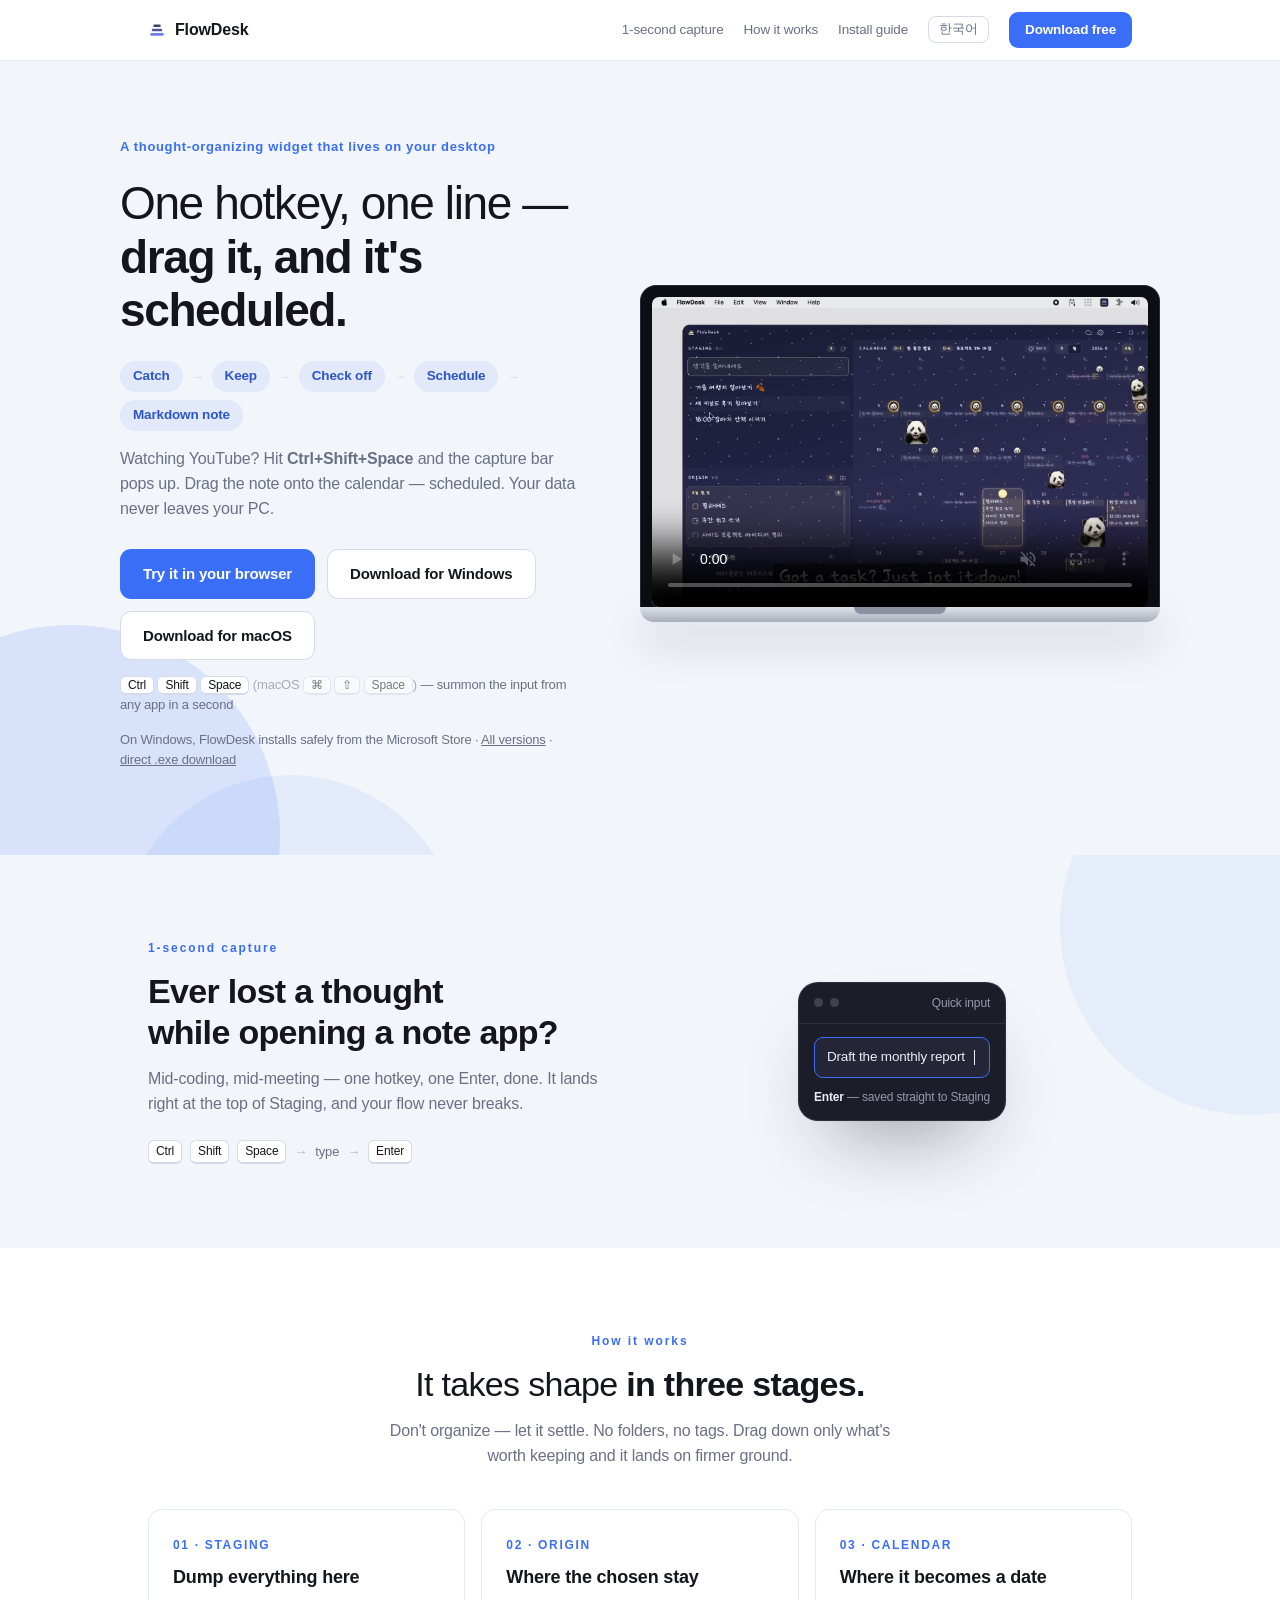
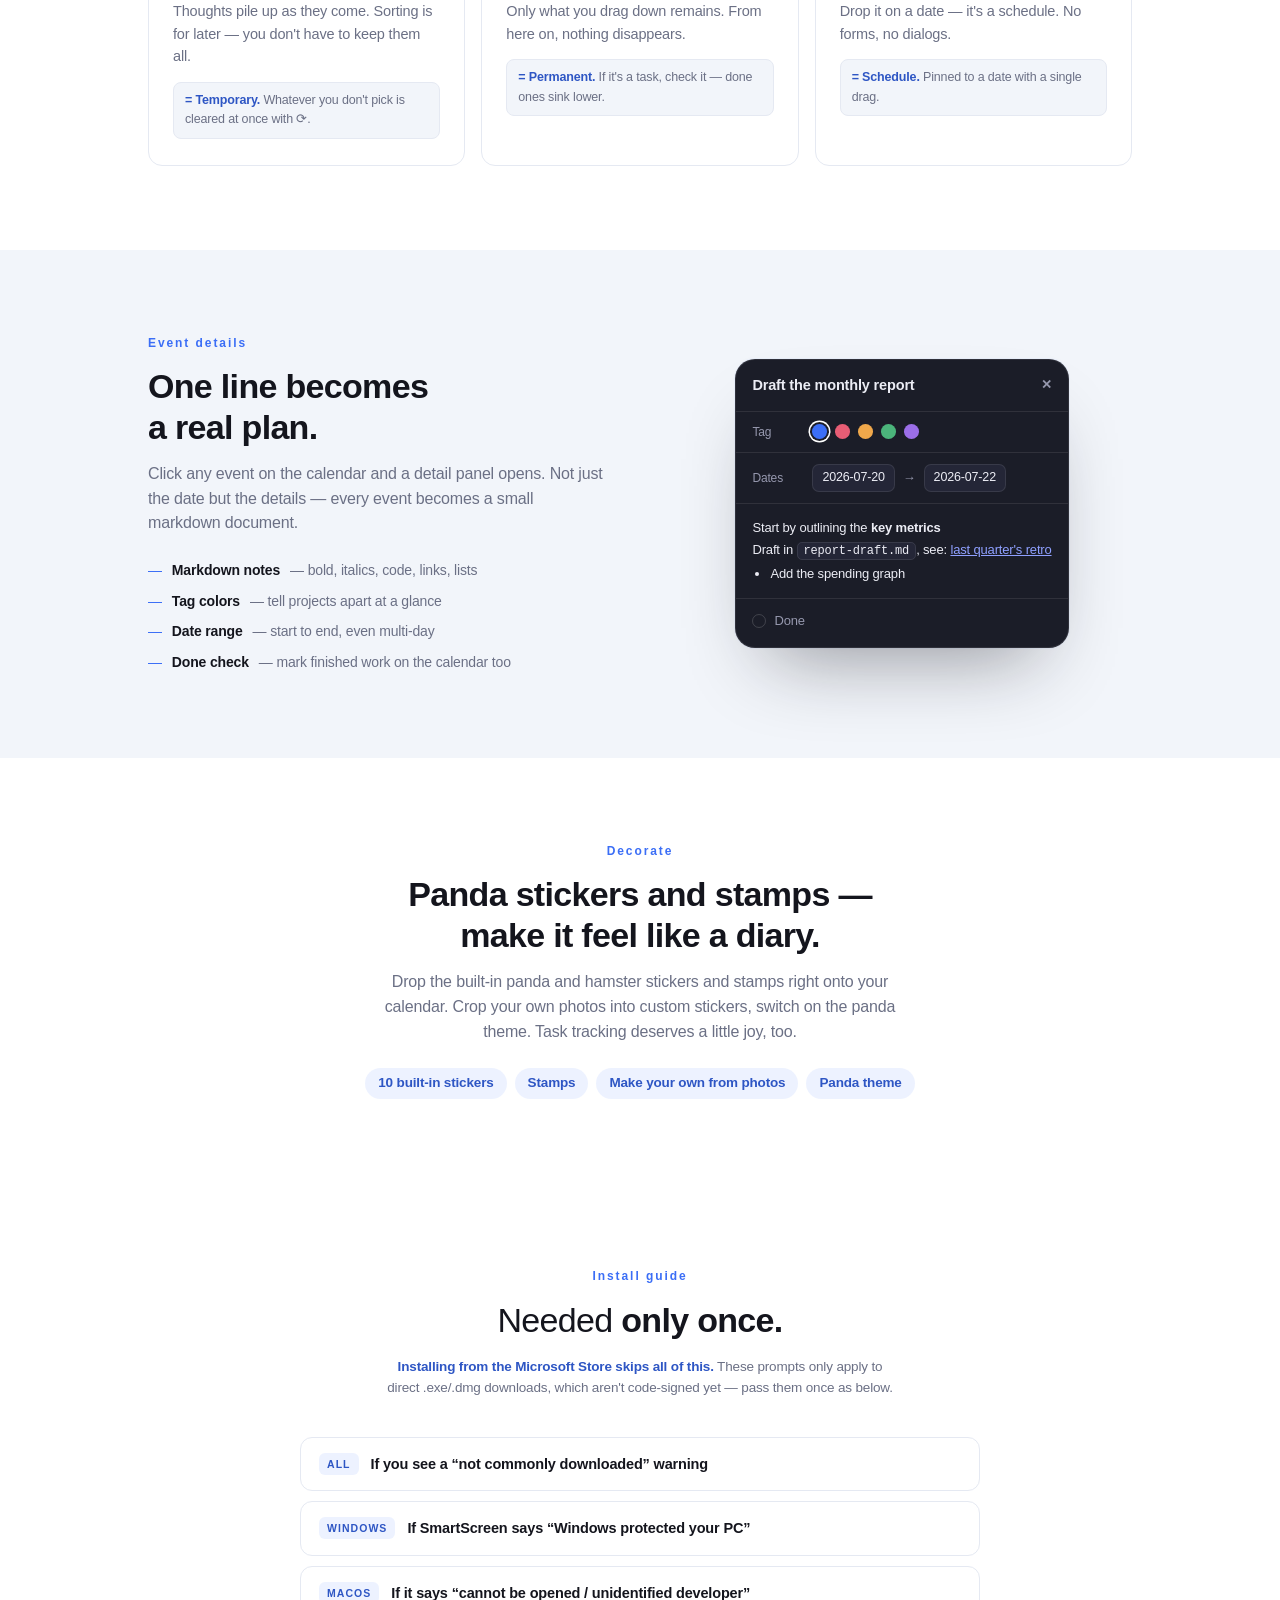
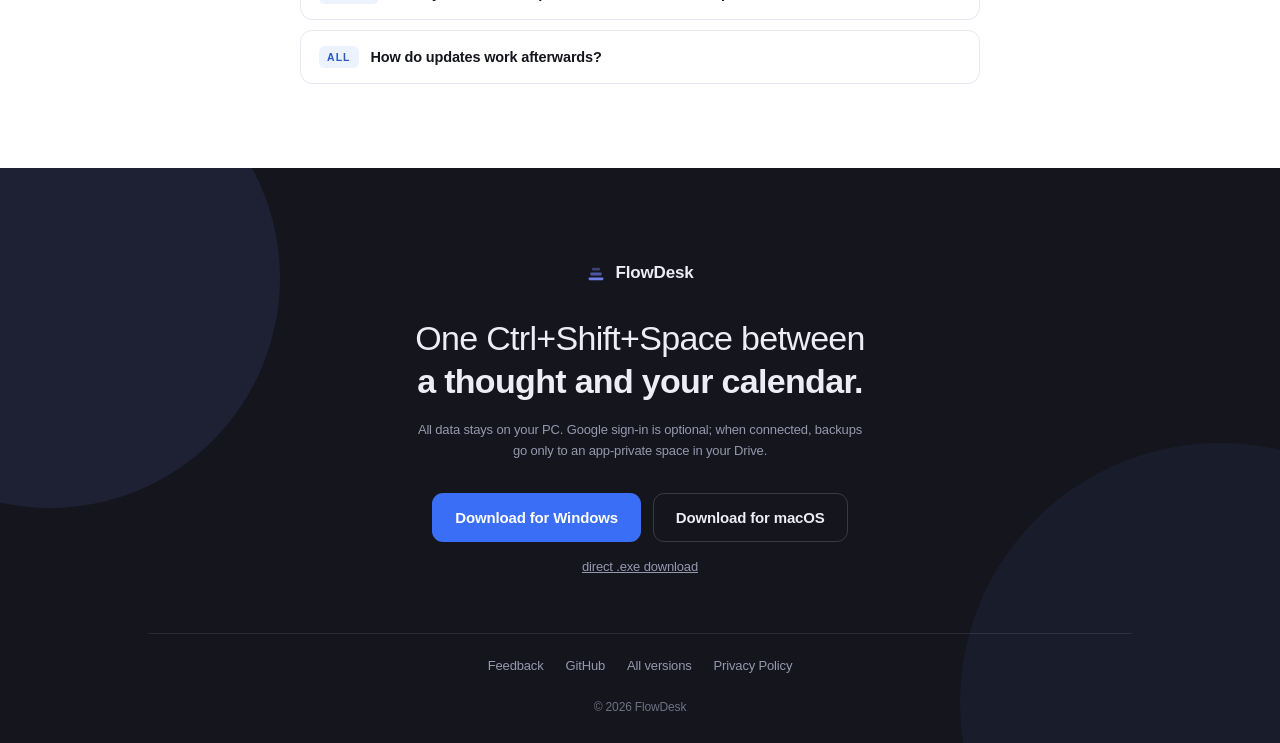
<file: docs/index.html>
<!DOCTYPE html>
<html lang="ko">
<head>
<meta charset="UTF-8">
<meta name="viewport" content="width=device-width, initial-scale=1">
<title>FlowDesk — 바탕화면 생각 정리 위젯</title>
<meta name="description" content="어떤 화면에서든 단축키 하나로 생각을 붙잡고 — 골라 보관하고, 할 일로 체크하고, 날짜에 얹어 마크다운 메모까지. 데이터는 내 PC에 저장됩니다." />
<link rel="icon" type="image/svg+xml" href="favicon.svg">
<style>
  :root{
    --paper:#FFFFFF;
    --mist:#F2F5FA;
    --ink:#14151D;
    --muted:#6B7085;
    --line:#E5E9F2;
    --line-strong:#D4DAE8;
    --blue:#3B6EF6;
    --blue-deep:#2E56C4;
    --blue-soft:rgba(59,110,246,.09);
    /* 다크 목업 서피스 (브랜드 네이비 재활용) */
    --night:#14151D;
    --panel:#1B1D28;
    --card:#242637;
    --card-line:rgba(255,255,255,.09);
    --card-line-strong:rgba(255,255,255,.16);
    --night-ink:#ECEDF5;
    --night-muted:#9698AE;
    --accent-soft:rgba(110,128,232,.16);
    --stage:#262A46;
    --origin:#2F3766;
    --cal:#3C4795;
    --radius:14px;
    --maxw:1040px;
  }
  *{box-sizing:border-box;margin:0;padding:0}
  html{scroll-behavior:smooth}
  @media(prefers-reduced-motion:reduce){html{scroll-behavior:auto}}
  body{
    font-family:-apple-system,BlinkMacSystemFont,"SF Pro","Segoe UI",Roboto,"Helvetica Neue","Apple SD Gothic Neo","Noto Sans KR",sans-serif;
    background:var(--paper);
    color:var(--ink);
    line-height:1.55;
    -webkit-font-smoothing:antialiased;
    letter-spacing:-0.01em;
  }
  .wrap{max-width:var(--maxw);margin:0 auto;padding:0 28px}
  a{color:inherit}
  :focus-visible{outline:2px solid var(--blue);outline-offset:2px;border-radius:4px}

  /* ---------- nav ---------- */
  nav{
    position:sticky;top:0;z-index:50;
    backdrop-filter:saturate(180%) blur(12px);
    background:rgba(255,255,255,.82);
    border-bottom:1px solid var(--line);
  }
  nav .wrap{display:flex;align-items:center;gap:22px;height:60px}
  .logo{display:flex;align-items:center;gap:9px;font-weight:650;font-size:16px;text-decoration:none}
  .logo svg,.foot-logo svg{display:block;flex:none}
  .nav-links{margin-left:auto;display:flex;align-items:center;gap:20px;font-size:13.5px}
  .nav-links a{color:var(--muted);text-decoration:none}
  .nav-links a:hover{color:var(--ink)}
  #lang-toggle{
    background:none;border:1px solid var(--line-strong);border-radius:8px;
    padding:4px 10px;font-size:12.5px;color:var(--muted);cursor:pointer;font-family:inherit
  }
  #lang-toggle:hover{color:var(--ink);border-color:var(--ink)}
  .nav-cta{
    background:var(--blue);color:#fff !important;border-radius:9px;
    padding:8px 16px;font-weight:600;text-decoration:none
  }
  .nav-cta:hover{background:var(--blue-deep)}
  @media(max-width:640px){.nav-links a.nav-plain{display:none}}

  /* ---------- buttons ---------- */
  .btns{display:flex;gap:12px;flex-wrap:wrap}
  .btn{
    display:inline-flex;align-items:center;gap:8px;
    padding:12px 22px;border-radius:11px;font-size:15px;font-weight:600;text-decoration:none;
    transition:.15s;border:1px solid transparent
  }
  .btn.primary{background:var(--blue);color:#fff}
  .btn.primary:hover{background:var(--blue-deep)}
  .btn.ghost{background:var(--paper);color:var(--ink);border-color:var(--line-strong)}
  .btn.ghost:hover{border-color:var(--blue);color:var(--blue)}
  .meta-note{margin-top:15px;font-size:13px;color:var(--muted)}
  .meta-note a{color:var(--muted)}
  .meta-note a:hover{color:var(--ink)}
  kbd{
    font-family:inherit;background:var(--paper);border:1px solid var(--line-strong);border-bottom-width:2px;
    border-radius:6px;padding:1px 7px;font-size:12px;color:var(--ink)
  }

  /* ---------- hero ---------- */
  header.hero{position:relative;overflow:hidden;background:var(--mist)}
  header.hero::before{ /* 좌하단 블루 블롭 (PDF 장식) */
    content:"";position:absolute;left:-140px;bottom:-190px;width:420px;height:420px;
    border-radius:50%;background:var(--blue);opacity:.14;pointer-events:none
  }
  header.hero::after{
    content:"";position:absolute;left:120px;bottom:-260px;width:340px;height:340px;
    border-radius:50%;background:var(--blue);opacity:.08;pointer-events:none
  }
  .hero-grid{
    position:relative;z-index:1;display:grid;grid-template-columns:1fr;gap:48px;align-items:center;
    padding:76px 0 84px
  }
  @media(min-width:900px){.hero-grid{grid-template-columns:1.08fr .92fr;gap:56px}}
  .kicker{font-size:13px;color:var(--blue);font-weight:650;letter-spacing:.05em;margin-bottom:20px}
  h1{font-size:clamp(32px,4.2vw,46px);line-height:1.16;font-weight:450;letter-spacing:-0.03em}
  h1 b{font-weight:800}
  .chain{display:flex;align-items:center;gap:8px;flex-wrap:wrap;margin-top:24px}
  .chain .chip{
    background:var(--blue-soft);color:var(--blue-deep);border-radius:999px;
    padding:5px 13px;font-size:13.5px;font-weight:650;white-space:nowrap
  }
  .chain .arw{color:var(--line-strong);font-size:13px}
  .sub{max-width:480px;margin:16px 0 0;color:var(--muted);font-size:16px}
  .hero .btns{margin-top:28px}

  /* ---------- 다크 목업 공통 ---------- */
  .device{
    background:var(--panel);border:1px solid var(--card-line);border-radius:20px;
    box-shadow:0 40px 80px -34px rgba(20,21,29,.45), 0 0 0 1px rgba(59,110,246,.05);
    overflow:hidden;color:var(--night-ink)
  }
  .device-bar{display:flex;align-items:center;gap:7px;padding:11px 15px;border-bottom:1px solid var(--card-line)}
  .dot{width:9px;height:9px;border-radius:50%;background:var(--card-line-strong)}
  .device-title{margin-left:auto;font-size:12px;color:var(--night-muted)}
  .quick-row{
    display:flex;align-items:center;gap:9px;margin:13px 15px 0;
    background:var(--card);border:1px solid var(--blue);border-radius:9px;
    padding:9px 12px;font-size:13.5px
  }
  .quick-row .caret{width:1.5px;height:15px;background:var(--night-ink);animation:blink 1.1s steps(1) infinite}
  @keyframes blink{50%{opacity:0}}
  @media(prefers-reduced-motion:reduce){.quick-row .caret{animation:none}}
  .quick-row input{
    flex:1;background:none;border:0;outline:none;font:inherit;font-size:13.5px;
    color:var(--night-ink);min-width:0
  }
  .quick-row input::placeholder{color:var(--night-muted)}
  /* 인터랙티브 데모 */
  .thought[draggable="true"]{cursor:grab}
  .thought.new{animation:pop .25s ease-out}
  @keyframes pop{from{transform:scale(.96);opacity:.3}}
  @media(prefers-reduced-motion:reduce){.thought.new{animation:none}}
  .band.dragover{box-shadow:inset 0 0 0 1.5px var(--blue)}
  .cal-day.dragover{border-color:var(--blue);background:var(--accent-soft)}
  .band{padding:13px 15px;border-bottom:1px solid var(--card-line)}
  .band:first-of-type{margin-top:13px}
  .band:last-child{border-bottom:0}
  .band-head{display:flex;align-items:center;gap:8px;margin-bottom:9px}
  .band-name{font-size:11px;font-weight:700;letter-spacing:.14em}
  .band-tag{font-size:11px;color:var(--night-muted);margin-left:auto}
  .b-staging{background:var(--stage)}
  .b-staging .band-name{color:#8E94C8}
  .b-origin{background:var(--origin)}
  .b-origin .band-name{color:#B4BBF0}
  .b-cal{background:var(--cal)}
  .b-cal .band-name{color:#E4E8FF}
  .thought{
    background:var(--card);border:1px solid var(--card-line);border-radius:9px;
    padding:8px 12px;font-size:13.5px;margin-bottom:7px;display:flex;align-items:center;gap:8px
  }
  .thought:last-child{margin-bottom:0}
  .thought .grip{color:var(--night-muted);font-size:12px;letter-spacing:1px}
  .thought.fade{opacity:.4}
  .thought.pin{border-color:var(--blue);box-shadow:0 0 0 1px var(--accent-soft)}
  .thought.done{opacity:.5;text-decoration:line-through}
  .thought .chk{
    width:14px;height:14px;border-radius:50%;background:var(--blue);color:#fff;
    font-size:9px;font-weight:700;display:inline-flex;align-items:center;justify-content:center;flex:none
  }
  .thought .box{
    width:14px;height:14px;border-radius:50%;border:1.5px solid var(--card-line-strong);flex:none
  }
  .cal-row{display:flex;gap:7px}
  .cal-day{
    flex:1;background:var(--card);border:1px solid var(--card-line);border-radius:9px;
    padding:8px 6px;text-align:center;min-height:70px
  }
  .cal-day .dow{font-size:10px;color:var(--night-muted)}
  .cal-day .num{font-size:17px;font-weight:600;margin-top:1px}
  .cal-day.active{border-color:var(--blue)}
  .cal-day .evt{margin-top:6px;font-size:10px;line-height:1.25;background:var(--accent-soft);color:#C6CEFF;border-radius:5px;padding:3px 4px;text-align:left}

  /* ---------- sections ---------- */
  section{padding:84px 0;position:relative;overflow:hidden;scroll-margin-top:60px}
  section.alt{background:var(--mist)}
  .sec-label{font-size:12px;letter-spacing:.16em;font-weight:700;color:var(--blue);margin-bottom:14px}
  h2{font-size:clamp(24px,3.6vw,34px);font-weight:750;letter-spacing:-0.02em;line-height:1.2}
  h2 .thin{font-weight:450}
  .lead{color:var(--muted);font-size:16px;max-width:520px;margin-top:14px}
  .center{text-align:center}
  .center .lead{margin-left:auto;margin-right:auto}

  /* 30초 영상 */
  .video-sec{text-align:center}
  .video-sec .lead{margin-left:auto;margin-right:auto}
  .phone{
    display:inline-block;margin-top:36px;background:var(--night);border-radius:30px;padding:10px;
    box-shadow:0 40px 80px -34px rgba(20,21,29,.5), 0 0 0 1px rgba(59,110,246,.06)
  }
  .phone video{display:block;width:min(320px,76vw);aspect-ratio:9/16;border-radius:21px;background:#000}
  .hero-phone{margin:0 auto;justify-self:center}
  .hero-phone video{width:min(290px,72vw)}
  h1,h2{word-break:keep-all}
  .laptop{justify-self:center;width:min(520px,94vw)}
  .laptop .screen{background:#0d0d14;border-radius:16px 16px 0 0;padding:11px 11px 0;border:1px solid #2a2a38;border-bottom:none}
  .laptop video{display:block;width:100%;aspect-ratio:16/10;border-radius:7px;background:#000}
  .laptop .base{height:15px;background:linear-gradient(#dde0e7,#a8aebb);border-radius:0 0 14px 14px;position:relative;box-shadow:0 18px 44px rgba(20,25,60,.22)}
  .laptop .base::after{content:"";position:absolute;left:50%;transform:translateX(-50%);top:0;width:92px;height:7px;background:#8b93a3;border-radius:0 0 8px 8px}
  .demo-device{max-width:420px;margin:38px auto 0;text-align:left}

  /* feature rows (텍스트 + 목업) */
  .feature{display:grid;grid-template-columns:1fr;gap:36px;align-items:center}
  @media(min-width:860px){.feature{grid-template-columns:1fr 1fr;gap:64px}}
  .kbd-row{display:flex;align-items:center;gap:8px;flex-wrap:wrap;margin-top:24px;font-size:13px;color:var(--muted)}
  .kbd-row .arw{opacity:.5}
  .capture-blob::before{
    content:"";position:absolute;right:-160px;top:-120px;width:380px;height:380px;
    border-radius:50%;background:var(--blue);opacity:.07;pointer-events:none
  }
  .mini-device{max-width:400px;margin:0 auto}
  .mini-device .hint{padding:10px 15px 13px;font-size:12px;color:var(--night-muted)}
  .mini-device .hint b{color:var(--night-ink);font-weight:600}

  /* 3단계 카드 */
  .steps{display:grid;grid-template-columns:1fr;gap:16px;margin-top:40px}
  @media(min-width:760px){.steps{grid-template-columns:repeat(3,1fr)}}
  .step{
    background:var(--paper);border:1px solid var(--line);border-radius:var(--radius);
    padding:26px 24px
  }
  .step .idx{font-size:12px;font-weight:700;letter-spacing:.14em;color:var(--blue)}
  .step h3{font-size:18px;font-weight:700;margin:10px 0 8px;letter-spacing:-0.01em}
  .step p{font-size:14.5px;color:var(--muted)}
  .step .def{margin-top:14px;font-size:12.5px;background:var(--mist);border:1px solid var(--line);border-radius:8px;padding:8px 11px}
  .step .def b{font-weight:700;color:var(--blue-deep)}
  section.alt .step .def{background:var(--paper)}

  /* 투두 카드 */
  .duo-card{border-radius:18px;padding:34px 30px;border:1px solid var(--line);max-width:560px;margin:0 auto}
  .duo-card.dark{background:var(--panel);border-color:var(--card-line);color:var(--night-ink)}
  .duo-card .sec-label{margin-bottom:12px}
  .duo-card.dark .sec-label{color:#8FA0FF}
  .duo-card h3{font-size:clamp(20px,2.6vw,24px);font-weight:750;letter-spacing:-0.02em;line-height:1.25}
  .duo-card p{font-size:14.5px;color:var(--muted);margin-top:12px}
  .duo-card.dark p{color:var(--night-muted)}
  .todo-list{margin-top:22px;display:flex;flex-direction:column;gap:7px}

  /* 상세 패널 목업 */
  .detail-panel{max-width:400px;margin:0 auto;padding-bottom:4px}
  .dp-head{display:flex;align-items:center;gap:10px;padding:14px 16px;border-bottom:1px solid var(--card-line);font-size:14.5px;font-weight:600}
  .dp-head .x{margin-left:auto;color:var(--night-muted);font-size:13px}
  .dp-row{display:flex;align-items:center;gap:8px;padding:11px 16px;border-bottom:1px solid var(--card-line);font-size:13px}
  .dp-row .lbl{color:var(--night-muted);font-size:12px;width:52px;flex:none}
  .tag-dot{width:15px;height:15px;border-radius:50%;flex:none}
  .tag-dot.sel{box-shadow:0 0 0 2px var(--panel), 0 0 0 3.5px #fff}
  .dp-date{background:var(--card);border:1px solid var(--card-line);border-radius:7px;padding:3px 9px;font-size:12.5px}
  .dp-note{padding:13px 16px;font-size:13px;line-height:1.7;color:var(--night-ink)}
  .dp-note code{background:var(--card);border:1px solid var(--card-line);border-radius:5px;padding:1px 6px;font-size:12px}
  .dp-note a{color:#8FA0FF;text-decoration:underline}
  .dp-note ul{margin:2px 0 0 18px}
  .dp-foot{display:flex;align-items:center;gap:8px;padding:12px 16px;border-top:1px solid var(--card-line);font-size:13px;color:var(--night-muted)}
  .feat-list{margin-top:24px;display:flex;flex-direction:column;gap:9px}
  .feat-list li{
    list-style:none;font-size:14px;color:var(--muted);
    display:flex;gap:10px;align-items:baseline
  }
  .feat-list li::before{content:"—";color:var(--blue);flex:none}
  .feat-list b{color:var(--ink);font-weight:650}

  /* 설치 FAQ */
  .faq{max-width:680px;margin:38px auto 0;display:flex;flex-direction:column;gap:10px}
  .faq details{
    background:var(--paper);border:1px solid var(--line);border-radius:12px;overflow:hidden
  }
  .faq summary{
    display:flex;align-items:center;gap:12px;padding:15px 18px;cursor:pointer;
    font-size:14.5px;font-weight:600;list-style:none
  }
  .faq summary::-webkit-details-marker{display:none}
  .faq summary:hover{background:var(--mist)}
  .plat{
    flex:none;font-size:10.5px;font-weight:700;letter-spacing:.1em;color:var(--blue-deep);
    background:var(--blue-soft);border-radius:6px;padding:3px 8px
  }
  .faq p{padding:0 18px 16px;font-size:14px;color:var(--muted)}
  .faq p b{color:var(--ink)}
  .install-note{margin-top:16px;font-size:13.5px;color:var(--muted)}
  .install-note b{color:var(--blue-deep)}

  /* ---------- footer ---------- */
  footer{
    position:relative;overflow:hidden;background:var(--night);color:var(--night-ink);
    text-align:center;padding:92px 0 0
  }
  footer::before{
    content:"";position:absolute;left:-180px;top:-120px;width:460px;height:460px;
    border-radius:50%;background:#1E2133;pointer-events:none
  }
  footer::after{
    content:"";position:absolute;right:-200px;bottom:-220px;width:520px;height:520px;
    border-radius:50%;background:#191C2B;pointer-events:none
  }
  footer .wrap{position:relative;z-index:1} /* 장식 원(::after)이 버튼을 덮지 않게 */
  .foot-logo{display:inline-flex;align-items:center;gap:9px;font-weight:650;font-size:17px}
  .foot-tag{font-size:clamp(24px,3.6vw,34px);font-weight:450;letter-spacing:-0.02em;line-height:1.25;margin-top:26px}
  .foot-tag b{font-weight:800}
  .foot-privacy{max-width:460px;margin:18px auto 0;font-size:13px;color:var(--night-muted)}
  footer .btns{justify-content:center;margin-top:32px}
  footer .btn.ghost{background:transparent;color:var(--night-ink);border-color:var(--card-line-strong)}
  footer .btn.ghost:hover{border-color:var(--blue);color:#fff}
  footer .meta-note a{color:var(--night-muted)}
  footer .meta-note a:hover{color:var(--night-ink)}
  .foot-links{
    display:flex;gap:22px;justify-content:center;flex-wrap:wrap;
    border-top:1px solid var(--card-line);margin-top:56px;padding:22px 0;font-size:13px;color:var(--night-muted)
  }
  .foot-links a{color:var(--night-muted);text-decoration:none}
  .foot-links a:hover{color:var(--night-ink)}
  .copyright{padding-bottom:26px;font-size:12px;color:var(--night-muted);opacity:.7}
</style>
</head>
<body>

<nav>
  <div class="wrap">
    <a class="logo" href="#"><svg width="18" height="18" viewBox="0 0 24 24" fill="none" aria-hidden="true"><rect x="7" y="4.5" width="10" height="3.4" rx="1.7" fill="#3C4270"/><rect x="5" y="10.3" width="14" height="3.4" rx="1.7" fill="#4C56A2"/><rect x="3" y="16.1" width="18" height="3.4" rx="1.7" fill="#6E80E8"/></svg>FlowDesk</a>
    <div class="nav-links">
      <a class="nav-plain" href="#capture" data-i18n="navCapture">1초 캡처</a>
      <a class="nav-plain" href="#how" data-i18n="navHow">작동 방식</a>
      <a class="nav-plain" href="#install" data-i18n="navInstall">설치 안내</a>
      <button id="lang-toggle" type="button">EN</button>
      <a class="nav-cta" href="#download" data-i18n="navCta">무료 다운로드</a>
    </div>
  </div>
</nav>

<!-- ═══════════ 1. 히어로 ═══════════ -->
<header class="hero">
  <div class="wrap hero-grid">
    <div>
      <p class="kicker" data-i18n="kicker">바탕화면에 늘 떠 있는 생각 정리 위젯</p>
      <h1 data-i18n="h1">단축키 한 번, 메모 한 줄 —<br><b>드래그하면 일정이 됩니다.</b></h1>
      <div class="chain">
        <span class="chip" data-i18n="c1">붙잡기</span><span class="arw">→</span>
        <span class="chip" data-i18n="c2">골라 남기기</span><span class="arw">→</span>
        <span class="chip" data-i18n="c3">할 일</span><span class="arw">→</span>
        <span class="chip" data-i18n="c4">일정</span><span class="arw">→</span>
        <span class="chip" data-i18n="c5">마크다운 메모</span>
      </div>
      <p class="sub" data-i18n="sub">유튜브를 보다가도 <b>Ctrl+Shift+Space</b> — 입력창이 바로 뜹니다. 적은 메모는 달력에 끌어다 놓으면 일정 등록 끝. 데이터는 내 PC에만 저장됩니다.</p>
      <div class="btns" id="download">
        <a class="btn primary" href="./app/" data-i18n="tryWeb">웹에서 바로 체험</a>
        <a class="btn ghost js-dl-win" target="_blank" rel="noopener" data-i18n="dlWin" href="https://apps.microsoft.com/detail/9n9rjdmv11tb?hl=ko-KR&amp;gl=KR">Windows용 다운로드</a>
        <a class="btn ghost js-dl-mac" target="_blank" rel="noopener" data-i18n="dlMac" href="https://github.com/wocjf7170/flowdesk-release/releases/latest">macOS용 다운로드</a>
      </div>
      <p class="meta-note" data-i18n="hotkeyNote"><kbd>Ctrl</kbd> <kbd>Shift</kbd> <kbd>Space</kbd> <span style="opacity:.55">(macOS <kbd>⌘</kbd> <kbd>⇧</kbd> <kbd>Space</kbd>)</span> — 어떤 앱에서든 1초 만에 입력창 호출</p>
      <p class="meta-note" id="dl-sub"><span data-i18n="storeNote">Windows는 Microsoft Store에서 안전하게 설치됩니다</span> · <a href="https://github.com/wocjf7170/flowdesk-release/releases/latest" target="_blank" rel="noopener" data-i18n="allVersions">모든 버전</a> · <a class="js-dl-exe" target="_blank" rel="noopener" href="https://github.com/wocjf7170/flowdesk-release/releases/latest" data-i18n="dlExe">.exe 직접 다운로드</a></p>
    </div>

    <!-- 히어로: 데스크톱 홍보 영상 — 노트북 목업 (자막 내장, 음소거 루프) -->
    <div class="laptop">
      <div class="screen"><video id="promo" src="promo-ko.mp4" poster="promo-ko-poster.jpg" autoplay muted loop playsinline controls></video></div>
      <div class="base"></div>
    </div>
  </div>
</header>

<!-- ═══════════ 3. 1초 캡처 ═══════════ -->
<section id="capture" class="capture-blob alt">
  <div class="wrap feature">
    <div>
      <p class="sec-label" data-i18n="lblCap">1초 캡처</p>
      <h2 data-i18n="h2Cap">메모 앱 여는 사이,<br><b>생각을 놓친 적 있나요?</b></h2>
      <p class="lead" data-i18n="leadCap">코딩 중에도, 회의 중에도 — 단축키 하나, Enter 한 번이면 끝. 곧장 Staging 맨 위로 저장되고, 하던 일은 끊기지 않습니다.</p>
      <div class="kbd-row">
        <kbd>Ctrl</kbd><kbd>Shift</kbd><kbd>Space</kbd><span class="arw">→</span><span data-i18n="typeWord">입력</span><span class="arw">→</span><kbd>Enter</kbd>
      </div>
    </div>
    <div class="device mini-device" aria-hidden="true">
      <div class="device-bar"><span class="dot"></span><span class="dot"></span><span class="device-title" data-i18n="quickLabel">빠른 입력</span></div>
      <div class="quick-row"><span data-i18n="mQuick4">월간 보고서 초안 쓰기</span><span class="caret"></span></div>
      <p class="hint"><b>Enter</b> — <span data-i18n="quickHint">바로 Staging에 저장</span></p>
    </div>
  </div>
</section>

<!-- ═══════════ 4. 세 단계 (구체화) ═══════════ -->
<section id="how">
  <div class="wrap">
    <div class="center">
      <p class="sec-label" data-i18n="lblHow">어떻게 작동하나</p>
      <h2 data-i18n="h2How"><span class="thin">세 단계로</span> <b>구체화됩니다.</b></h2>
      <p class="lead" data-i18n="leadHow">정리하지 마세요 — 가라앉게 두세요. 폴더도 태그도 없이, 남길 생각만 아래로 끌어내리면 더 단단한 자리에 남습니다.</p>
    </div>
    <div class="steps">
      <div class="step">
        <p class="idx">01 · STAGING</p>
        <h3 data-i18n="s1h">일단 쏟아내는 곳</h3>
        <p data-i18n="s1p">떠오른 순서대로 쌓입니다. 골라내는 건 나중 일 — 전부 남길 필요도 없습니다.</p>
        <p class="def" data-i18n="s1d"><b>= 임시 보관.</b> 고르지 않은 건 ⟳ 한 번에 비웁니다.</p>
      </div>
      <div class="step">
        <p class="idx">02 · ORIGIN</p>
        <h3 data-i18n="s2h">골라 남기는 자리</h3>
        <p data-i18n="s2p">아래로 끌어내린 것만 남습니다. 여기부터는 사라지지 않습니다.</p>
        <p class="def" data-i18n="s2d"><b>= 영구 보관.</b> 할 일이면 체크 — 끝낸 일은 더 아래로.</p>
      </div>
      <div class="step">
        <p class="idx">03 · CALENDAR</p>
        <h3 data-i18n="s3h">날짜가 되는 곳</h3>
        <p data-i18n="s3p">날짜 위에 놓는 순간 일정입니다. 입력 폼도, 창도 없습니다.</p>
        <p class="def" data-i18n="s3d"><b>= 일정.</b> 드래그 한 번으로 날짜에 고정.</p>
      </div>
    </div>
  </div>
</section>

<!-- ═══════════ 5. 일정 상세 (신규) ═══════════ -->
<section id="detail" class="alt">
  <div class="wrap feature">
    <div>
      <p class="sec-label" data-i18n="lblDetail">일정 상세</p>
      <h2 data-i18n="h2Detail">한 줄이<br><b>실행 계획이 됩니다.</b></h2>
      <p class="lead" data-i18n="leadDetail">캘린더의 일정을 클릭하면 상세 패널이 열립니다. 날짜만이 아니라 세부 내용까지 — 모든 일정이 하나의 작은 마크다운 문서가 됩니다.</p>
      <ul class="feat-list">
        <li data-i18n="fMd"><b>마크다운 메모</b> — 굵게, 기울임, 코드, 링크, 목록</li>
        <li data-i18n="fTag"><b>태그 색</b> — 프로젝트별로 한눈에 구분</li>
        <li data-i18n="fRange"><b>기간</b> — 시작~종료, 며칠짜리 일정도</li>
        <li data-i18n="fDone"><b>완료 체크</b> — 캘린더에서도 끝낸 일 표시</li>
      </ul>
    </div>
    <div class="device detail-panel" aria-hidden="true">
      <div class="dp-head"><span data-i18n="mQuick6">월간 보고서 초안 쓰기</span><span class="x">✕</span></div>
      <div class="dp-row">
        <span class="lbl" data-i18n="dpTag">태그</span>
        <span class="tag-dot sel" style="background:#3B6EF6"></span>
        <span class="tag-dot" style="background:#E85D75"></span>
        <span class="tag-dot" style="background:#F0A84B"></span>
        <span class="tag-dot" style="background:#4BB47B"></span>
        <span class="tag-dot" style="background:#9B6EE8"></span>
      </div>
      <div class="dp-row">
        <span class="lbl" data-i18n="dpRange">기간</span>
        <span class="dp-date">2026-07-20</span><span style="color:var(--night-muted)">→</span><span class="dp-date">2026-07-22</span>
      </div>
      <div class="dp-note">
        <span data-i18n="dpNote1"><b>핵심 지표</b> 먼저 정리하고 시작</span><br>
        <span data-i18n="dpNote2">초안은 <code>report-draft.md</code>에, 참고: <a>지난 분기 회고</a></span>
        <ul><li data-i18n="dpNote3">지출 그래프 추가</li></ul>
      </div>
      <div class="dp-foot"><span class="box" style="width:14px;height:14px;border-radius:50%;border:1.5px solid var(--card-line-strong);display:inline-block"></span><span data-i18n="dpDone">완료</span></div>
    </div>
  </div>
</section>

<!-- ═══════════ 5.5 달력 꾸미기 ═══════════ -->
<section id="deco">
  <div class="wrap">
    <div class="center">
      <p class="sec-label" data-i18n="lblDeco">달력 꾸미기</p>
      <h2 data-i18n="h2Deco">판다 스티커와 도장으로,<br><b>다이어리처럼 꾸며보세요.</b></h2>
      <p class="lead" data-i18n="leadDeco">기본 제공되는 판다·햄스터 스티커와 도장을 달력 위에 콕콕. 내 사진을 잘라 나만의 스티커와 도장을 만들 수도 있고, 판다 테마로 분위기까지 바꿀 수 있습니다. 할 일 관리에도 꾸미는 재미가 필요하니까요.</p>
      <div class="chain" style="justify-content:center">
        <span class="chip" data-i18n="dc1">기본 스티커 10종</span>
        <span class="chip" data-i18n="dc2">도장 찍기</span>
        <span class="chip" data-i18n="dc3">내 사진으로 제작</span>
        <span class="chip" data-i18n="dc4">판다 테마</span>
      </div>
    </div>
  </div>
</section>

<!-- ═══════════ 6. 설치 안내 ═══════════ -->
<section id="install">
  <div class="wrap">
    <div class="center">
      <p class="sec-label" data-i18n="lblInstall">설치 안내</p>
      <h2 data-i18n="h2Install"><span class="thin">최초 1회만</span> <b>필요합니다.</b></h2>
      <p class="lead install-note" data-i18n="leadInstall"><b>Microsoft Store로 설치하면 이 과정이 없습니다.</b> 아직 서명 인증이 없는 .exe/.dmg 직접 다운로드에만 해당합니다 — 아래대로 한 번만 통과하면 됩니다.</p>
    </div>
    <div class="faq">
      <details>
        <summary><span class="plat" data-i18n="platAll">공통</span><span data-i18n="q1">“일반적으로 다운로드되지 않는 파일” 경고가 뜨면</span></summary>
        <p data-i18n="a1">브라우저 다운로드 목록에서 <b>계속(유지)</b>을 선택하면 됩니다.</p>
      </details>
      <details>
        <summary><span class="plat">WINDOWS</span><span data-i18n="q2">SmartScreen “PC를 보호했습니다” 화면이 뜨면</span></summary>
        <p data-i18n="a2"><b>추가 정보 → 실행</b>을 누르면 설치가 진행됩니다.</p>
      </details>
      <details>
        <summary><span class="plat">MACOS</span><span data-i18n="q3">“열 수 없음 / 확인되지 않은 개발자” 안내가 뜨면</span></summary>
        <p data-i18n="a3">FlowDesk를 한 번 실행하고 안내 창을 닫은 뒤, <b>시스템 설정 → 개인정보 보호 및 보안</b> 아래쪽의 <b>“그래도 열기”</b>를 누르고 다시 실행합니다. macOS 14 이하는 응용 프로그램 폴더에서 <b>우클릭 → 열기</b>로도 됩니다.</p>
      </details>
      <details>
        <summary><span class="plat" data-i18n="platAll2">공통</span><span data-i18n="q4">이후 업데이트는 어떻게 하나요</span></summary>
        <p data-i18n="a4"><b>Microsoft Store 설치본은 스토어가 자동으로 업데이트합니다.</b> 직접 설치본은 새 버전이 나오면 위젯이 알려주고, 놓쳤다면 <b>설정 → 정보 → 업데이트 확인</b>으로 언제든 직접 설치할 수 있습니다.</p>
      </details>
    </div>
  </div>
</section>

<!-- ═══════════ 7. 푸터 ═══════════ -->
<footer>
  <div class="wrap">
    <span class="foot-logo"><svg width="20" height="20" viewBox="0 0 24 24" fill="none" aria-hidden="true"><rect x="7" y="4.5" width="10" height="3.4" rx="1.7" fill="#3C4270"/><rect x="5" y="10.3" width="14" height="3.4" rx="1.7" fill="#4C56A2"/><rect x="3" y="16.1" width="18" height="3.4" rx="1.7" fill="#6E80E8"/></svg>FlowDesk</span>
    <p class="foot-tag" data-i18n="footTag">Ctrl+Shift+Space 한 번이면,<br><b>생각이 달력 위에 놓입니다.</b></p>
    <p class="foot-privacy" data-i18n="privacy">모든 데이터는 내 PC에 저장됩니다. Google 로그인은 선택이며, 연결 시 내 드라이브의 앱 전용 공간에만 백업됩니다.</p>
    <div class="btns">
      <a class="btn primary js-dl-win" target="_blank" rel="noopener" data-i18n="dlWin" href="https://apps.microsoft.com/detail/9n9rjdmv11tb?hl=ko-KR&amp;gl=KR">Windows용 다운로드</a>
      <a class="btn ghost js-dl-mac" target="_blank" rel="noopener" data-i18n="dlMac" href="https://github.com/wocjf7170/flowdesk-release/releases/latest">macOS용 다운로드</a>
    </div>
    <p class="meta-note"><a class="js-dl-exe" target="_blank" rel="noopener" href="https://github.com/wocjf7170/flowdesk-release/releases/latest" data-i18n="dlExe">Windows .exe 직접 다운로드</a></p>
    <div class="foot-links">
      <a href="https://github.com/wocjf7170/flowdesk-release/issues/new" data-i18n="footFeedback">의견 보내기</a>
      <a href="https://github.com/wocjf7170/flowdesk-release">GitHub</a>
      <a href="https://github.com/wocjf7170/flowdesk-release/releases/latest" data-i18n="footAll">모든 버전</a>
      <a href="privacy" data-i18n="footPrivacy">개인정보 처리방침</a>
    </div>
    <p class="copyright">© 2026 FlowDesk</p>
  </div>
</footer>

<script>
  // 최신 릴리스 에셋 직링크 연결 (.dmg → mac 버튼, .exe → 백업 링크)
  (async () => {
    const macBtns = document.querySelectorAll('.js-dl-mac');
    const exeBtns = document.querySelectorAll('.js-dl-exe');
    const sub = document.getElementById('dl-sub');
    try {
      const r = await fetch('https://api.github.com/repos/wocjf7170/flowdesk-release/releases/latest');
      if (r.ok) {
        const rel = await r.json();
        const assets = rel.assets || [];
        const dmg = assets.find(a => a.name.endsWith('.dmg'));
        const exe = assets.find(a => a.name.endsWith('-setup.exe')) || assets.find(a => a.name.endsWith('.exe'));
        if (dmg) macBtns.forEach(b => { b.href = dmg.browser_download_url; });
        if (exe) exeBtns.forEach(b => { b.href = exe.browser_download_url; });
        sub.querySelector('a')?.insertAdjacentText('beforebegin', `${rel.tag_name} · `);
      }
    } catch { /* API 실패 시 릴리스 페이지 링크 유지 */ }
  })();

  // ---------- KO/EN ----------
  const EN = {
    navCapture: '1-second capture',
    navHow: 'How it works',
    navInstall: 'Install guide',
    navCta: 'Download free',
    kicker: 'A thought-organizing widget that lives on your desktop',
    h1: 'One hotkey, one line —<br><b>drag it, and it\'s scheduled.</b>',
    c1: 'Catch', c2: 'Keep', c3: 'Check off', c4: 'Schedule', c5: 'Markdown note',
    sub: 'Watching YouTube? Hit <b>Ctrl+Shift+Space</b> and the capture bar pops up. Drag the note onto the calendar — scheduled. Your data never leaves your PC.',
    dlMac: 'Download for macOS',
    dlWin: 'Download for Windows',
    tryWeb: 'Try it in your browser',
    dlExe: 'direct .exe download',
    storeNote: 'On Windows, FlowDesk installs safely from the Microsoft Store',
    hotkeyNote: '<kbd>Ctrl</kbd> <kbd>Shift</kbd> <kbd>Space</kbd> <span style="opacity:.55">(macOS <kbd>⌘</kbd> <kbd>⇧</kbd> <kbd>Space</kbd>)</span> — summon the input from any app in a second',
    allVersions: 'All versions',
    tagStaging: 'dump it all here',
    tagOrigin: 'what you chose to keep',
    tagCal: 'what got a date',
    mPh: 'A thought just crossed your mind…',
    lblDemo: 'Mini demo',
    h2Demo: '<span class="thin">Before you install,</span> <b>try it right here.</b>',
    demoHint: 'Type and hit <b>Enter</b>, drag cards <b>down a band</b>, click a circle to <b>check off</b>',
    mQuick2: 'Draft the monthly report',
    mQuick3: 'Draft the monthly report',
    mQuick4: 'Draft the monthly report',
    mQuick5: 'Draft the monthly report',
    mQuick6: 'Draft the monthly report',
    mTh1: 'Check the meeting room booking',
    mTh2: "What's for lunch",
    mTh3: 'Book a workout',
    mTh3b: 'Book a workout',
    mTh4: 'Research monitor arms',
    mTh5: 'Tidy up the desk',
    mEvt: 'Monthly report',
    dowMon: 'Mon', dowTue: 'Tue', dowWed: 'Wed',
    lblCap: '1-second capture',
    h2Cap: 'Ever lost a thought<br><b>while opening a note app?</b>',
    leadCap: "Mid-coding, mid-meeting — one hotkey, one Enter, done. It lands right at the top of Staging, and your flow never breaks.",
    typeWord: 'type',
    quickLabel: 'Quick input',
    quickHint: 'saved straight to Staging',
    lblHow: 'How it works',
    h2How: '<span class="thin">It takes shape</span> <b>in three stages.</b>',
    leadHow: "Don't organize — let it settle. No folders, no tags. Drag down only what's worth keeping and it lands on firmer ground.",
    s1h: 'Dump everything here',
    s1p: "Thoughts pile up as they come. Sorting is for later — you don't have to keep them all.",
    s1d: '<b>= Temporary.</b> Whatever you don\'t pick is cleared at once with ⟳.',
    s2h: 'Where the chosen stay',
    s2p: 'Only what you drag down remains. From here on, nothing disappears.',
    s2d: '<b>= Permanent.</b> If it\'s a task, check it — done ones sink lower.',
    s3h: 'Where it becomes a date',
    s3p: "Drop it on a date — it's a schedule. No forms, no dialogs.",
    s3d: '<b>= Schedule.</b> Pinned to a date with a single drag.',
    lblDone: 'Task tracking',
    h2Done: 'Finished things<br>sink deeper.',
    leadDone: 'If what you kept in Origin is a task, check it off. It sinks to the bottom with a strikethrough, leaving only live work on top.',
    lblDetail: 'Event details',
    h2Detail: 'One line becomes<br><b>a real plan.</b>',
    leadDetail: 'Click any event on the calendar and a detail panel opens. Not just the date but the details — every event becomes a small markdown document.',
    fMd: '<b>Markdown notes</b> — bold, italics, code, links, lists',
    fTag: '<b>Tag colors</b> — tell projects apart at a glance',
    fRange: '<b>Date range</b> — start to end, even multi-day',
    fDone: '<b>Done check</b> — mark finished work on the calendar too',
    dpTag: 'Tag',
    dpRange: 'Dates',
    dpNote1: 'Start by outlining the <b>key metrics</b>',
    dpNote2: 'Draft in <code>report-draft.md</code>, see: <a>last quarter\'s retro</a>',
    dpNote3: 'Add the spending graph',
    dpDone: 'Done',
    lblInstall: 'Install guide',
    h2Install: '<span class="thin">Needed</span> <b>only once.</b>',
    leadInstall: '<b>Installing from the Microsoft Store skips all of this.</b> These prompts only apply to direct .exe/.dmg downloads, which aren\'t code-signed yet — pass them once as below.',
    platAll: 'ALL', platAll2: 'ALL',
    q1: 'If you see a “not commonly downloaded” warning',
    a1: "Choose <b>Keep</b> (or Continue) in your browser's download list.",
    q2: 'If SmartScreen says “Windows protected your PC”',
    a2: 'Click <b>More info → Run anyway</b> to proceed.',
    q3: 'If it says “cannot be opened / unidentified developer”',
    a3: 'Run FlowDesk once and close the dialog, then open <b>System Settings → Privacy &amp; Security</b>, click <b>“Open Anyway”</b> near the bottom, and run it again. On macOS 14 and earlier, right-click → Open in the Applications folder also works.',
    q4: 'How do updates work afterwards?',
    a4: '<b>Microsoft Store installs update automatically through the Store.</b> Direct installs notify you in the widget when a new version is out — or install anytime via <b>Settings → About → Check for updates</b>.',
    privacy: 'All data stays on your PC. Google sign-in is optional; when connected, backups go only to an app-private space in your Drive.',
    footFeedback: 'Feedback',
    footAll: 'All versions',
    footPrivacy: 'Privacy Policy',
    footTag: 'One Ctrl+Shift+Space between<br><b>a thought and your calendar.</b>',
    lblDeco: 'Decorate',
    h2Deco: 'Panda stickers and stamps —<br><b>make it feel like a diary.</b>',
    leadDeco: 'Drop the built-in panda and hamster stickers and stamps right onto your calendar. Crop your own photos into custom stickers, switch on the panda theme. Task tracking deserves a little joy, too.',
    dc1: '10 built-in stickers', dc2: 'Stamps', dc3: 'Make your own from photos', dc4: 'Panda theme',
  };
  const KO = {};
  document.querySelectorAll('[data-i18n]').forEach((el) => { KO[el.dataset.i18n] = el.innerHTML; });
  const KOPH = {};
  document.querySelectorAll('[data-i18n-ph]').forEach((el) => { KOPH[el.dataset.i18nPh] = el.placeholder; });
  const toggleBtn = document.getElementById('lang-toggle');
  const STORE = { ko: 'https://apps.microsoft.com/detail/9n9rjdmv11tb?hl=ko-KR&gl=KR', en: 'https://apps.microsoft.com/detail/9n9rjdmv11tb?hl=en-US&gl=US' };
  function setLang(l) {
    document.documentElement.lang = l;
    document.querySelectorAll('[data-i18n]').forEach((el) => {
      const k = el.dataset.i18n;
      el.innerHTML = l === 'ko' ? KO[k] : (EN[k] ?? KO[k]);
    });
    document.querySelectorAll('[data-i18n-ph]').forEach((el) => {
      const k = el.dataset.i18nPh;
      el.placeholder = l === 'ko' ? KOPH[k] : (EN[k] ?? KOPH[k]);
    });
    document.querySelectorAll('.js-dl-win').forEach((b) => { b.href = STORE[l] || STORE.ko; });
    const pv = document.getElementById('promo');
    const want = l === 'ko' ? 'promo-ko' : 'promo-en';
    if (pv && !pv.getAttribute('src').startsWith(want)) {
      pv.pause();
      pv.setAttribute('poster', `${want}-poster.jpg`);
      pv.setAttribute('src', `${want}.mp4`);
      pv.load();
    }
    toggleBtn.textContent = l === 'ko' ? 'EN' : '한국어';
    localStorage.setItem('flowdesk-lang', l);
  }
  toggleBtn.addEventListener('click', () => setLang(document.documentElement.lang === 'ko' ? 'en' : 'ko'));
  const saved = localStorage.getItem('flowdesk-lang') || (navigator.language.startsWith('ko') ? 'ko' : 'en');
  if (saved !== 'ko') setLang(saved);
</script>
</body>
</html>
</file>
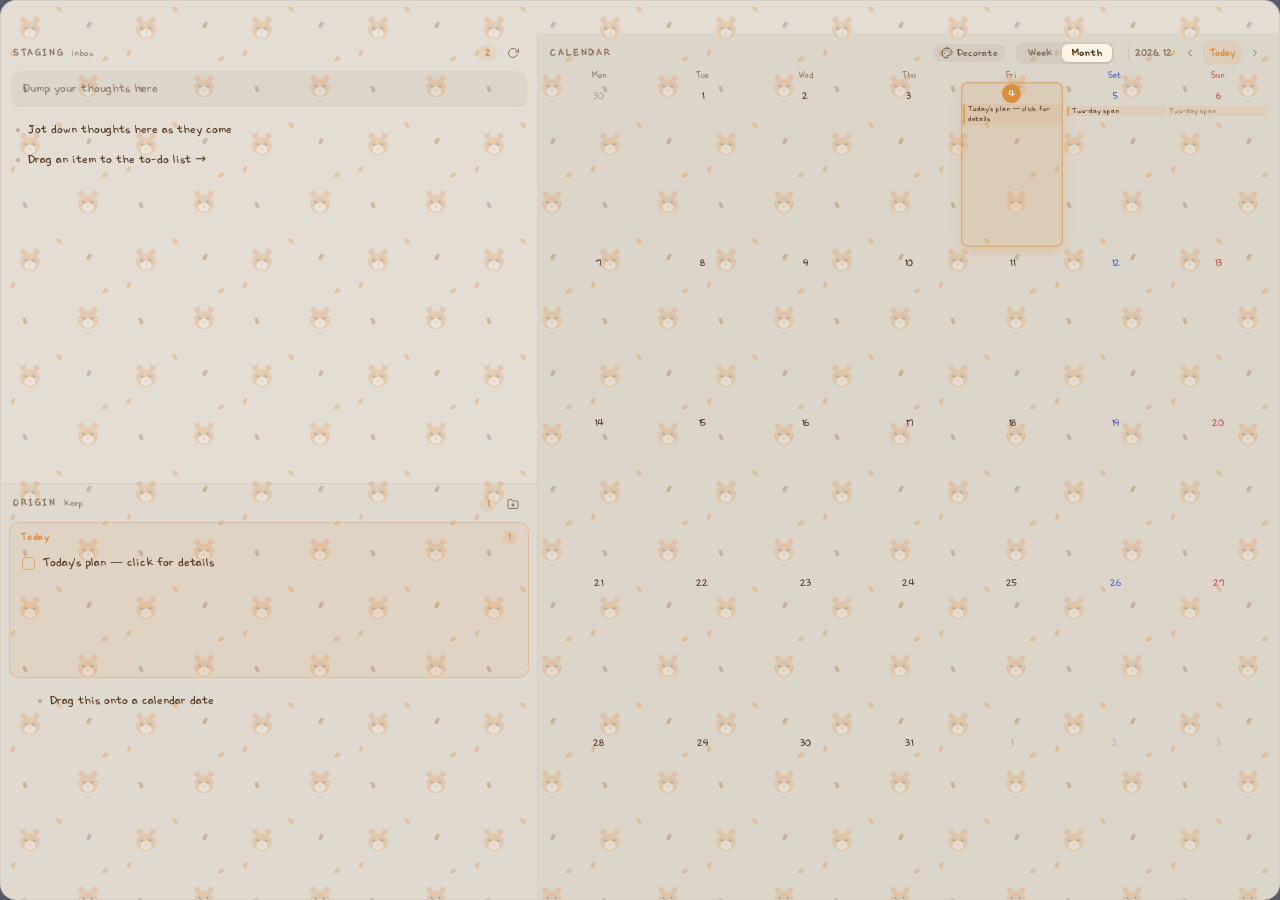
<file: docs/app/index.html>
<!doctype html>
<html lang="ko">
  <head>
    <meta charset="UTF-8" />
    <meta name="viewport" content="width=device-width, initial-scale=1.0" />
    <title>FlowDesk</title>
    <script type="module" crossorigin src="./assets/index-DMlUfS0n.js"></script>
    <link rel="stylesheet" crossorigin href="./assets/index-CpfFadam.css">
  </head>

  <body>
    <div id="root"></div>
  </body>
</html>
</file>
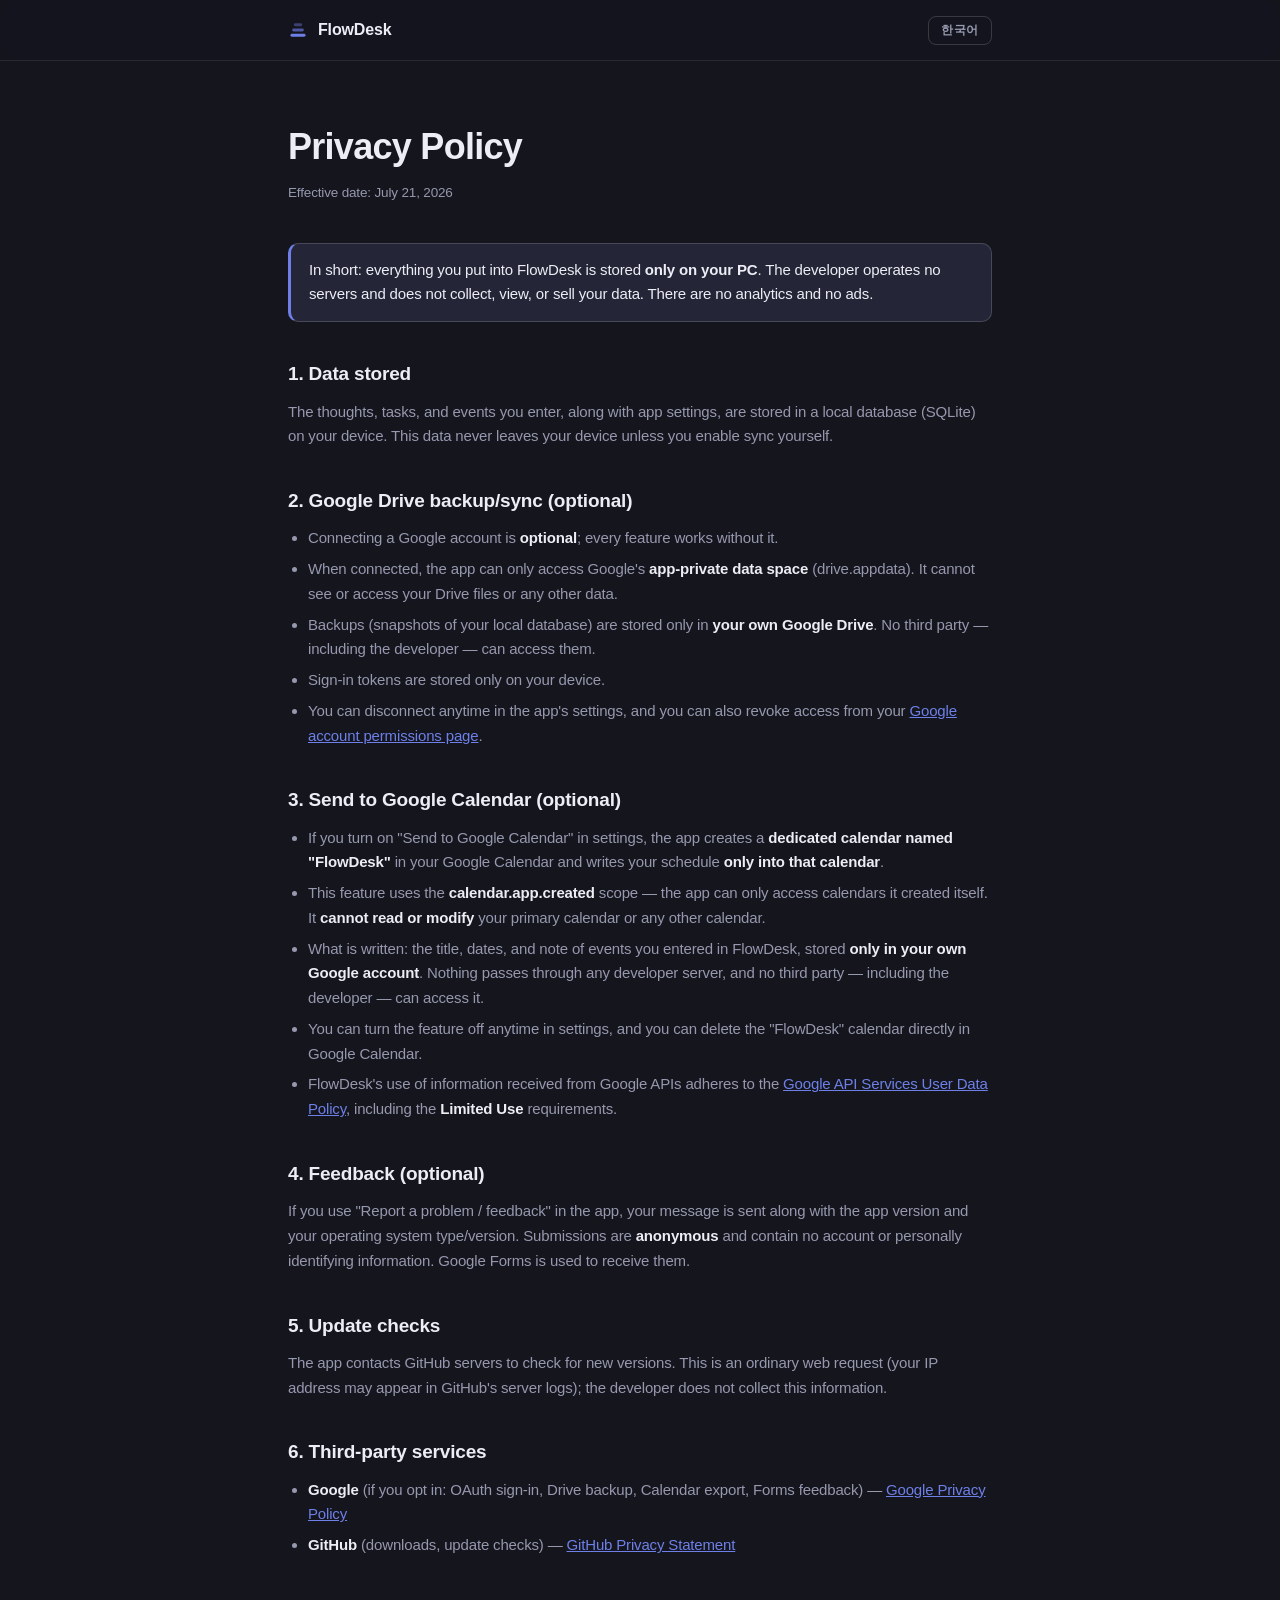
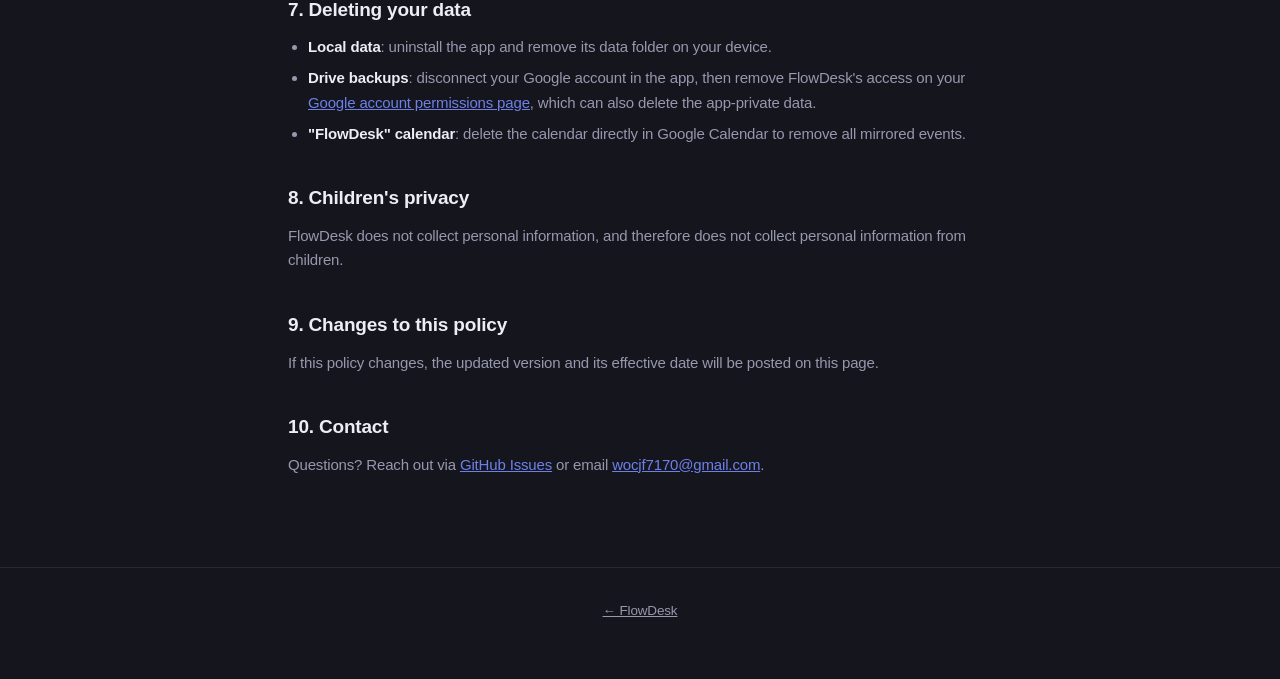
<file: docs/privacy.html>
<!DOCTYPE html>
<html lang="ko">
<head>
<meta charset="UTF-8">
<meta name="viewport" content="width=device-width, initial-scale=1">
<title>FlowDesk — 개인정보 처리방침 / Privacy Policy</title>
<meta name="description" content="FlowDesk 개인정보 처리방침. 모든 데이터는 사용자 PC에 저장되며, 개발자는 어떤 서버도 운영하지 않습니다." />
<link rel="icon" type="image/svg+xml" href="favicon.svg">
<style>
  :root{
    --bg:#14151D; --panel:#1B1D28; --ink:#ECEDF5; --muted:#9698AE;
    --line:rgba(255,255,255,.09); --line-strong:rgba(255,255,255,.16);
    --card:#242637; --accent:#6E80E8; --maxw:760px;
  }
  *{box-sizing:border-box;margin:0;padding:0}
  body{
    font-family:-apple-system,BlinkMacSystemFont,"SF Pro","Segoe UI",Roboto,"Helvetica Neue","Apple SD Gothic Neo","Noto Sans KR",sans-serif;
    background:var(--bg);color:var(--ink);line-height:1.65;-webkit-font-smoothing:antialiased;letter-spacing:-0.01em;
  }
  .wrap{max-width:var(--maxw);margin:0 auto;padding:0 28px}
  a{color:var(--accent)}
  nav{
    position:sticky;top:0;z-index:50;backdrop-filter:saturate(180%) blur(12px);
    background:rgba(20,21,29,.72);border-bottom:1px solid var(--line);
  }
  nav .wrap{display:flex;align-items:center;height:60px}
  .logo{display:flex;align-items:center;gap:10px;font-weight:600;font-size:16px;color:var(--ink);text-decoration:none}
  .lang-btn{
    margin-left:auto;font-size:12px;font-weight:600;letter-spacing:.06em;cursor:pointer;
    padding:5px 12px;border-radius:8px;border:1px solid var(--line-strong);
    background:transparent;color:var(--muted);font-family:inherit
  }
  .lang-btn:hover{color:var(--ink);border-color:var(--accent)}
  main{padding:56px 0 90px}
  h1{font-size:clamp(26px,4.5vw,36px);font-weight:650;letter-spacing:-0.02em;margin-bottom:6px}
  .updated{color:var(--muted);font-size:13.5px;margin-bottom:38px}
  h2{font-size:19px;font-weight:640;margin:36px 0 10px;letter-spacing:-0.01em}
  p,li{color:var(--muted);font-size:15px}
  p b,li b{color:var(--ink);font-weight:600}
  ul{padding-left:20px;display:grid;gap:6px;margin-top:8px}
  .tldr{
    margin-top:6px;background:var(--card);border:1px solid var(--line-strong);
    border-left:3px solid var(--accent);border-radius:10px;padding:14px 18px;
  }
  .tldr p{color:var(--ink)}
  footer{border-top:1px solid var(--line);padding:32px 0 56px;text-align:center;color:var(--muted);font-size:13.5px}
  footer a{color:var(--muted)}
  footer a:hover{color:var(--ink)}
</style>
</head>
<body>

<nav>
  <div class="wrap">
    <a class="logo" href="./">
      <svg width="20" height="20" viewBox="0 0 24 24" fill="none" aria-hidden="true">
        <rect x="7" y="4" width="10" height="3.4" rx="1.7" fill="#3C4270"/>
        <rect x="5" y="10.3" width="14" height="3.4" rx="1.7" fill="#4C56A2"/>
        <rect x="3" y="16.6" width="18" height="3.4" rx="1.7" fill="#6E80E8"/>
      </svg>
      FlowDesk
    </a>
    <button class="lang-btn" id="lang-toggle">EN</button>
  </div>
</nav>

<main>
  <div class="wrap">

    <!-- ==================== 한국어 ==================== -->
    <div id="doc-ko">
      <h1>개인정보 처리방침</h1>
      <div class="updated">시행일: 2026년 7월 21일</div>

      <div class="tldr">
        <p>요약: FlowDesk의 모든 데이터는 <b>사용자의 PC에만 저장</b>됩니다. 개발자는 어떤 서버도 운영하지 않으며, 사용자의 데이터를 수집·열람·판매하지 않습니다. 분석 도구와 광고도 없습니다.</p>
      </div>

      <h2>1. 저장되는 데이터</h2>
      <p>FlowDesk에 입력한 생각·할 일·일정과 앱 설정은 사용자의 기기 안 로컬 데이터베이스(SQLite)에 저장됩니다. 이 데이터는 사용자가 직접 동기화를 켜지 않는 한 기기를 벗어나지 않습니다.</p>

      <h2>2. Google Drive 백업/동기화 (선택 사항)</h2>
      <ul>
        <li>Google 계정 연결은 <b>선택</b>이며, 연결하지 않아도 모든 기능을 사용할 수 있습니다.</li>
        <li>연결 시 앱은 Google이 정의한 <b>앱 전용 데이터 공간</b>(drive.appdata)에만 접근합니다. 사용자의 드라이브 파일이나 다른 데이터는 보거나 접근할 수 없습니다.</li>
        <li>백업 데이터(로컬 데이터베이스의 스냅샷)는 <b>사용자 본인의 Google Drive</b>에만 저장됩니다. 개발자를 포함한 제3자는 접근할 수 없습니다.</li>
        <li>로그인 토큰은 사용자의 기기에만 저장됩니다.</li>
        <li>연결 해제는 앱의 설정에서 언제든 가능하며, <a href="https://myaccount.google.com/permissions" target="_blank" rel="noopener">Google 계정의 앱 권한 페이지</a>에서 접근 권한을 철회할 수도 있습니다.</li>
      </ul>

      <h2>3. Google Calendar로 보내기 (선택 사항)</h2>
      <ul>
        <li>설정에서 "구글 캘린더로 보내기"를 켜면, 앱이 사용자의 Google Calendar에 <b>"FlowDesk"라는 전용 캘린더를 만들고 그 안에만</b> 일정을 기록합니다.</li>
        <li>이 기능은 <b>calendar.app.created</b> 권한을 사용합니다 — 앱이 직접 만든 캘린더만 접근할 수 있으며, 사용자의 기본 캘린더나 다른 캘린더는 <b>읽을 수도, 수정할 수도 없습니다</b>.</li>
        <li>기록되는 내용은 사용자가 FlowDesk에 입력한 일정의 제목·날짜·메모이며, <b>사용자 본인의 Google 계정</b>에만 저장됩니다. 개발자의 서버를 거치지 않고, 개발자를 포함한 제3자는 접근할 수 없습니다.</li>
        <li>기능은 설정에서 언제든 끌 수 있고, 만들어진 "FlowDesk" 캘린더는 Google Calendar에서 직접 삭제할 수 있습니다.</li>
        <li>FlowDesk의 Google API로부터 받은 정보의 사용은 <a href="https://developers.google.com/terms/api-services-user-data-policy" target="_blank" rel="noopener">Google API 서비스 사용자 데이터 정책</a>의 <b>제한적 사용(Limited Use) 요구사항</b>을 포함하여 해당 정책을 준수합니다.</li>
      </ul>

      <h2>4. 피드백 전송 (선택 사항)</h2>
      <p>앱 내 "문제 신고 / 의견 보내기"를 사용하면 작성한 내용과 함께 앱 버전, 운영체제 종류·버전이 전송됩니다. 전송은 <b>익명</b>이며 계정 정보나 개인 식별 정보는 포함되지 않습니다. 수신에는 Google Forms가 사용됩니다.</p>

      <h2>5. 업데이트 확인</h2>
      <p>앱은 새 버전 확인을 위해 GitHub 서버에 요청을 보냅니다. 이 과정은 일반적인 웹 요청과 동일하며(IP 주소 등이 GitHub의 서버 로그에 남을 수 있음), 개발자는 이 정보를 수집하지 않습니다.</p>

      <h2>6. 제3자 서비스</h2>
      <ul>
        <li><b>Google</b> (선택한 경우: OAuth 로그인, Drive 백업, Calendar 보내기, Forms 피드백) — <a href="https://policies.google.com/privacy" target="_blank" rel="noopener">Google 개인정보처리방침</a></li>
        <li><b>GitHub</b> (다운로드, 업데이트 확인) — <a href="https://docs.github.com/site-policy/privacy-policies/github-general-privacy-statement" target="_blank" rel="noopener">GitHub 개인정보 성명</a></li>
      </ul>

      <h2>7. 데이터 삭제</h2>
      <ul>
        <li><b>로컬 데이터</b>: 앱을 삭제하면 기기의 앱 데이터 폴더를 함께 삭제할 수 있습니다.</li>
        <li><b>Drive 백업</b>: Google 계정 연결을 해제한 뒤, <a href="https://myaccount.google.com/permissions" target="_blank" rel="noopener">Google 계정의 앱 권한 페이지</a>에서 FlowDesk의 접근 권한을 삭제하면 앱 전용 데이터도 함께 삭제할 수 있습니다.</li>
        <li><b>"FlowDesk" 캘린더</b>: Google Calendar에서 캘린더를 직접 삭제하면 기록된 일정이 모두 삭제됩니다.</li>
      </ul>

      <h2>8. 어린이의 개인정보</h2>
      <p>FlowDesk는 개인정보를 수집하지 않으므로 어린이의 개인정보도 수집하지 않습니다.</p>

      <h2>9. 방침 변경</h2>
      <p>이 방침이 변경되면 이 페이지에 갱신된 내용과 시행일을 게시합니다.</p>

      <h2>10. 문의</h2>
      <p>궁금한 점은 <a href="https://github.com/wocjf7170/flowdesk-release/issues" target="_blank" rel="noopener">GitHub 이슈</a> 또는 이메일(<a href="mailto:wocjf7170@gmail.com">wocjf7170@gmail.com</a>)로 문의해 주세요.</p>
    </div>

    <!-- ==================== English ==================== -->
    <div id="doc-en" hidden>
      <h1>Privacy Policy</h1>
      <div class="updated">Effective date: July 21, 2026</div>

      <div class="tldr">
        <p>In short: everything you put into FlowDesk is stored <b>only on your PC</b>. The developer operates no servers and does not collect, view, or sell your data. There are no analytics and no ads.</p>
      </div>

      <h2>1. Data stored</h2>
      <p>The thoughts, tasks, and events you enter, along with app settings, are stored in a local database (SQLite) on your device. This data never leaves your device unless you enable sync yourself.</p>

      <h2>2. Google Drive backup/sync (optional)</h2>
      <ul>
        <li>Connecting a Google account is <b>optional</b>; every feature works without it.</li>
        <li>When connected, the app can only access Google's <b>app-private data space</b> (drive.appdata). It cannot see or access your Drive files or any other data.</li>
        <li>Backups (snapshots of your local database) are stored only in <b>your own Google Drive</b>. No third party — including the developer — can access them.</li>
        <li>Sign-in tokens are stored only on your device.</li>
        <li>You can disconnect anytime in the app's settings, and you can also revoke access from your <a href="https://myaccount.google.com/permissions" target="_blank" rel="noopener">Google account permissions page</a>.</li>
      </ul>

      <h2>3. Send to Google Calendar (optional)</h2>
      <ul>
        <li>If you turn on "Send to Google Calendar" in settings, the app creates a <b>dedicated calendar named "FlowDesk"</b> in your Google Calendar and writes your schedule <b>only into that calendar</b>.</li>
        <li>This feature uses the <b>calendar.app.created</b> scope — the app can only access calendars it created itself. It <b>cannot read or modify</b> your primary calendar or any other calendar.</li>
        <li>What is written: the title, dates, and note of events you entered in FlowDesk, stored <b>only in your own Google account</b>. Nothing passes through any developer server, and no third party — including the developer — can access it.</li>
        <li>You can turn the feature off anytime in settings, and you can delete the "FlowDesk" calendar directly in Google Calendar.</li>
        <li>FlowDesk's use of information received from Google APIs adheres to the <a href="https://developers.google.com/terms/api-services-user-data-policy" target="_blank" rel="noopener">Google API Services User Data Policy</a>, including the <b>Limited Use</b> requirements.</li>
      </ul>

      <h2>4. Feedback (optional)</h2>
      <p>If you use "Report a problem / feedback" in the app, your message is sent along with the app version and your operating system type/version. Submissions are <b>anonymous</b> and contain no account or personally identifying information. Google Forms is used to receive them.</p>

      <h2>5. Update checks</h2>
      <p>The app contacts GitHub servers to check for new versions. This is an ordinary web request (your IP address may appear in GitHub's server logs); the developer does not collect this information.</p>

      <h2>6. Third-party services</h2>
      <ul>
        <li><b>Google</b> (if you opt in: OAuth sign-in, Drive backup, Calendar export, Forms feedback) — <a href="https://policies.google.com/privacy" target="_blank" rel="noopener">Google Privacy Policy</a></li>
        <li><b>GitHub</b> (downloads, update checks) — <a href="https://docs.github.com/site-policy/privacy-policies/github-general-privacy-statement" target="_blank" rel="noopener">GitHub Privacy Statement</a></li>
      </ul>

      <h2>7. Deleting your data</h2>
      <ul>
        <li><b>Local data</b>: uninstall the app and remove its data folder on your device.</li>
        <li><b>Drive backups</b>: disconnect your Google account in the app, then remove FlowDesk's access on your <a href="https://myaccount.google.com/permissions" target="_blank" rel="noopener">Google account permissions page</a>, which can also delete the app-private data.</li>
        <li><b>"FlowDesk" calendar</b>: delete the calendar directly in Google Calendar to remove all mirrored events.</li>
      </ul>

      <h2>8. Children's privacy</h2>
      <p>FlowDesk does not collect personal information, and therefore does not collect personal information from children.</p>

      <h2>9. Changes to this policy</h2>
      <p>If this policy changes, the updated version and its effective date will be posted on this page.</p>

      <h2>10. Contact</h2>
      <p>Questions? Reach out via <a href="https://github.com/wocjf7170/flowdesk-release/issues" target="_blank" rel="noopener">GitHub Issues</a> or email <a href="mailto:wocjf7170@gmail.com">wocjf7170@gmail.com</a>.</p>
    </div>

  </div>
</main>

<footer>
  <div class="wrap"><a href="./">← FlowDesk</a></div>
</footer>

<script>
  const btn = document.getElementById('lang-toggle');
  function setLang(l) {
    document.documentElement.lang = l;
    document.getElementById('doc-ko').hidden = l !== 'ko';
    document.getElementById('doc-en').hidden = l === 'ko';
    btn.textContent = l === 'ko' ? 'EN' : '한국어';
    localStorage.setItem('flowdesk-lang', l);
  }
  btn.addEventListener('click', () => setLang(document.documentElement.lang === 'ko' ? 'en' : 'ko'));
  const saved = localStorage.getItem('flowdesk-lang') || (navigator.language.startsWith('ko') ? 'ko' : 'en');
  if (saved !== 'ko') setLang(saved);
</script>
</body>
</html>
</file>
<file: docs/app/assets/index-CpfFadam.css>
@font-face{font-family:Ownglyph SeasonFruit;src:url(./ownglyph-seasonfruit-BmNlsCTV.ttf) format("truetype");font-weight:400;font-display:swap}:root{--accent: #5b74d6;--accent-rgb: 91, 116, 214;--bg-opacity: .85;--fs: 13px;--font: "Pretendard Variable", Pretendard, "Apple SD Gothic Neo", "Noto Sans KR", "Malgun Gothic", system-ui, sans-serif;--radius: 16px;--ease: cubic-bezier(.3, .7, .3, 1);--t: .15s;--pattern: none;--pattern-opacity: 0;--pattern-size: auto}[data-theme=light]{--bg-rgb: 249, 249, 251;--ink-rgb: 28, 30, 36;--ink: rgb(28, 30, 36);--sun: #c0574f;--sat: #4f6ec0;--gold-glow-rgb: 201, 132, 10;--spark-rgb: 176, 108, 0}[data-theme=dark]{--bg-rgb: 25, 26, 30;--ink-rgb: 235, 236, 241;--ink: rgb(235, 236, 241);--sun: #e08f88;--sat: #8fa8e0;--gold-glow-rgb: 255, 214, 120}[data-theme=mintgrid]{--bg-rgb: 238, 246, 241;--ink-rgb: 51, 86, 74;--ink: rgb(51, 86, 74);--sun: #c0574f;--sat: #4f6ec0;--gold-glow-rgb: 201, 132, 10;--spark-rgb: 176, 108, 0}[data-theme=starrynight]{--bg-rgb: 26, 33, 64;--ink-rgb: 238, 240, 255;--ink: rgb(238, 240, 255);--sun: #e08f88;--sat: #8fa8e0;--gold-glow-rgb: 255, 214, 120}[data-theme=panda]{--bg-rgb: 247, 247, 245;--ink-rgb: 46, 46, 48;--ink: rgb(46, 46, 48);--sun: #c0574f;--sat: #4f6ec0;--gold-glow-rgb: 201, 132, 10;--spark-rgb: 176, 108, 0}[data-theme=hamster]{--bg-rgb: 252, 245, 231;--ink-rgb: 90, 62, 38;--ink: rgb(90, 62, 38);--sun: #c0574f;--sat: #4f6ec0;--gold-glow-rgb: 201, 132, 10;--spark-rgb: 176, 108, 0}*{box-sizing:border-box;margin:0;padding:0}html,body,#root{height:100%;background:transparent;overflow:hidden}body{font-family:var(--font);font-size:var(--fs);color:var(--ink);-webkit-user-select:none;user-select:none;-webkit-font-smoothing:antialiased;cursor:default}input,select,textarea{font-family:inherit;color:inherit;-webkit-user-select:text;user-select:text}button{font-family:inherit;color:inherit;background:none;border:none;cursor:pointer}:focus-visible{outline:2px solid rgba(var(--accent-rgb),.55);outline-offset:1px;border-radius:4px}::-webkit-scrollbar{width:5px}::-webkit-scrollbar-thumb{background:rgba(var(--ink-rgb),.14);border-radius:3px}::-webkit-scrollbar-track{background:transparent}.widget{position:fixed;inset:0;display:flex;flex-direction:column;border-radius:var(--radius);background:var(--bg-image, rgba(var(--bg-rgb), var(--bg-opacity)));border:1px solid rgba(var(--ink-rgb),.09);overflow:hidden;transition:background-color var(--t)}.widget:before{content:"";position:absolute;inset:0;z-index:-1;pointer-events:none;background-image:var(--pattern, none);background-size:var(--pattern-size, auto);opacity:var(--pattern-opacity, 0)}[data-os=win] .widget{border-radius:0}.widget-header{display:flex;align-items:center;justify-content:space-between;height:32px;padding:0 6px 0 12px;flex:none;opacity:0;transition:opacity .18s var(--ease)}.widget:hover .widget-header,.widget-header:focus-within{opacity:1}.header-drag{display:flex;align-items:center;gap:6px;flex:1;height:100%;cursor:grab}.app-dot{display:inline-flex;align-items:center;color:var(--accent);pointer-events:none;transition:color var(--t)}.app-name{font-size:10px;font-weight:650;letter-spacing:.14em;color:rgba(var(--ink-rgb),.6)}.header-actions{display:flex;gap:2px}.icon-btn{display:inline-flex;align-items:center;justify-content:center;width:24px;height:24px;border-radius:6px;color:rgba(var(--ink-rgb),.7);transition:background-color var(--t),color var(--t)}.icon-btn:hover{background:rgba(var(--ink-rgb),.07);color:var(--ink)}.icon-btn.quit:hover{background:#c9574f24;color:var(--sun)}.mini-btn.danger{background:#c9574f1f;color:var(--sun)}.mini-btn.danger:hover{background:#c9574f33}.sections{flex:1;min-height:0;display:flex;flex-direction:row}.section-wrap{flex-basis:0;flex-shrink:1;min-height:0;min-width:0;display:flex;flex-direction:column}.col-left{flex-basis:0;min-width:0;min-height:0;display:flex;flex-direction:column}.divider.divider-col{width:7px;height:auto;margin:0 -3px;cursor:col-resize}.divider.divider-col:after{inset:0 auto 0 3px;width:1px;height:auto}.section{flex:1;min-height:0;display:flex;flex-direction:column;transition:box-shadow var(--t),background-color var(--t)}.sec-origin{background:rgba(var(--ink-rgb),.024)}.sec-calendar{background:rgba(var(--ink-rgb),.048);position:relative}.section.drop-hot,.day-col.drop-hot,.m-cell.drop-hot{box-shadow:inset 0 0 0 1.5px rgba(var(--accent-rgb),.55);background:rgba(var(--accent-rgb),.07)}.divider{height:7px;margin:-3px 0;flex:none;cursor:row-resize;position:relative;z-index:5}.divider:after{content:"";position:absolute;left:0;right:0;top:3px;height:1px;background:rgba(var(--ink-rgb),.09);transition:background-color var(--t),height var(--t)}.divider:hover:after{background:rgba(var(--accent-rgb),.45)}.section-head{display:flex;align-items:center;justify-content:space-between;padding:8px 12px 4px;flex:none}.section-label{font-size:10px;font-weight:700;letter-spacing:.16em;color:rgba(var(--ink-rgb),.6)}.section-sub{margin-left:7px;font-weight:500;letter-spacing:.02em;color:rgba(var(--ink-rgb),.55)}.count{font-size:10px;font-weight:600;line-height:1;padding:3px 7px;border-radius:99px;color:rgba(var(--accent-rgb),.95);background:rgba(var(--accent-rgb),.12)}.section-body{flex:1;min-height:0;overflow-y:auto;list-style:none;padding:2px 8px 8px}.empty-hint{padding:10px 6px;font-size:11px;color:rgba(var(--ink-rgb),.55);text-align:center}.origin-today{flex:.4 1 0;min-height:0;display:flex;flex-direction:column;margin:2px 8px 6px;padding:8px 9px 9px;border-radius:10px;background:rgba(var(--accent-rgb),.08);border:1px solid rgba(var(--accent-rgb),.28);overflow:hidden}.origin-today.drop-hot{box-shadow:inset 0 0 0 1.5px rgba(var(--accent-rgb),.7);background:rgba(var(--accent-rgb),.15)}.origin-today.empty{flex:none}.ot-empty{padding:4px 4px 2px;font-size:11px;text-align:center;color:rgba(var(--accent-rgb),.6)}.ot-scroll{flex:1;min-height:0;overflow-y:auto}.ot-resize{flex:none;height:16px;margin:2px -9px -9px;cursor:row-resize;transition:background var(--t)}.ot-resize:hover{background:linear-gradient(to bottom,transparent,rgba(var(--accent-rgb),.16))}.ot-head{display:flex;align-items:center;justify-content:space-between;padding:0 2px 6px}.ot-title{font-size:10px;font-weight:800;letter-spacing:.08em;color:rgba(var(--accent-rgb),.95)}.ot-count{font-size:9px;font-weight:700;line-height:1;color:var(--accent);background:rgba(var(--accent-rgb),.16);padding:2px 6px;border-radius:99px}.ot-row{display:flex;align-items:flex-start;gap:8px;padding:4px 3px;border-radius:6px;cursor:grab}.ot-row.drop-before,.item-row.drop-before{box-shadow:inset 0 2px rgba(var(--accent-rgb),.7)}.ot-row.drop-after,.item-row.drop-after{box-shadow:inset 0 -2px rgba(var(--accent-rgb),.7)}.ot-row:hover{background:rgba(var(--accent-rgb),.06)}.ot-check{flex:none;width:13px;height:13px;border-radius:4px;margin-top:calc(var(--fs) * .62 - 4.5px);border:1.5px solid rgba(var(--accent-rgb),.6);background:transparent;position:relative;cursor:pointer;transition:background-color var(--t),border-color var(--t)}.ot-row.done .ot-check{background:rgba(var(--accent-rgb),.85);border-color:transparent}.ot-row.done .ot-check:after{content:"";position:absolute;left:4px;top:1px;width:4px;height:7px;border:solid #fff;border-width:0 1.5px 1.5px 0;transform:rotate(45deg)}.ot-text{flex:1;line-height:1.45;word-break:break-word}.ot-row.done .ot-text{text-decoration:line-through;opacity:.45}.item-row{display:flex;align-items:flex-start;gap:8px;padding:5px 7px;border-radius:7px;cursor:grab;transition:background-color var(--t)}.tree-indent{flex:none}.tree-caret{flex:none;width:14px;margin-top:calc(var(--fs) * .2);display:flex;align-items:flex-start;justify-content:center;font-size:9px;line-height:1;color:rgba(var(--ink-rgb),.6);background:none;border:none;padding:0;cursor:pointer;transition:color var(--t)}.tree-caret:hover{color:var(--accent)}.tree-caret--leaf{cursor:default}.tree-count{flex:none;margin-top:calc(var(--fs) * .25);font-size:10px;color:rgba(var(--accent-rgb),.9);background:rgba(var(--accent-rgb),.12);border-radius:6px;padding:0 5px}.item-row.drop-nest{box-shadow:inset 0 0 0 1.5px rgba(var(--accent-rgb),.7);background:rgba(var(--accent-rgb),.1)}.item-folder-icon{flex:none;display:flex;align-items:center;margin-top:calc(var(--fs) * .15);color:rgba(var(--accent-rgb),.9)}.item-row.is-folder .item-text{font-weight:600}.item-row:hover{background:rgba(var(--ink-rgb),.055)}.item-row:active{cursor:grabbing}.item-dot{flex:none;width:4px;height:4px;border-radius:50%;margin-top:calc(var(--fs) * .62);background:rgba(var(--ink-rgb),.3);transition:background-color var(--t)}.item-row:hover .item-dot{background:var(--accent)}.item-dot.toggle{cursor:pointer;position:relative;transition:all .14s var(--ease)}.item-row:hover .item-dot.toggle{width:13px;height:13px;margin-top:calc(var(--fs) * .62 - 4.5px);background:transparent;border:1.5px solid rgba(var(--accent-rgb),.75)}.item-row:hover .item-dot.toggle:hover{background:rgba(var(--accent-rgb),.15)}.item-row.done .item-dot.toggle{width:13px;height:13px;margin-top:calc(var(--fs) * .62 - 4.5px);background:rgba(var(--accent-rgb),.85);border:1.5px solid transparent}.item-row.done .item-dot.toggle:after{content:"";position:absolute;left:3px;top:1px;width:4px;height:7px;border:solid #fff;border-width:0 1.5px 1.5px 0;transform:rotate(45deg)}.item-row.done .item-text{text-decoration:line-through;opacity:.4}.item-text{flex:1;line-height:1.5;word-break:break-word;white-space:pre-wrap}.item-edit{flex:1;border:none;background:transparent;font-size:var(--fs);line-height:1.5;border-bottom:1px solid rgba(var(--accent-rgb),.5);outline:none;resize:none;padding:0;display:block}.x-btn{flex:none;display:inline-flex;align-items:center;justify-content:center;width:18px;height:18px;margin-top:1px;border-radius:5px;color:rgba(var(--ink-rgb),.6);opacity:0;transition:opacity var(--t),background-color var(--t)}.item-row:hover .x-btn{opacity:1}.x-btn:hover{background:rgba(var(--ink-rgb),.1);color:var(--ink)}@keyframes item-enter{0%{opacity:0;transform:translateY(-5px)}to{opacity:1;transform:none}}.item-enter{animation:item-enter .16s var(--ease)}.staging-input-wrap{display:flex;align-items:center;gap:8px;margin:2px 10px 6px;padding:7px 11px;border-radius:9px;background:rgba(var(--ink-rgb),.05);border:1px solid transparent;transition:border-color var(--t),background-color var(--t);flex:none}.staging-input-wrap:focus-within{border-color:rgba(var(--accent-rgb),.5);background:rgba(var(--accent-rgb),.06)}.staging-input{flex:1;border:none;background:transparent;font-size:var(--fs);line-height:1.5;outline:none;resize:none;padding:0;display:block}.staging-input::placeholder{color:rgba(var(--ink-rgb),.55)}.enter-hint{font-size:10px;color:rgba(var(--ink-rgb),.55);border:1px solid rgba(var(--ink-rgb),.15);border-radius:4px;padding:1px 5px;opacity:0;transition:opacity var(--t)}.staging-input-wrap:focus-within .enter-hint,.quick-pill:focus-within .enter-hint{opacity:1}.cal-nav{display:flex;align-items:center;gap:1px}.cal-label{font-size:10.5px;font-weight:600;color:rgba(var(--ink-rgb),.6);margin-right:5px;font-variant-numeric:tabular-nums}.today-btn{width:auto;white-space:nowrap;font-size:10px;font-weight:700;padding:2px 7px;border-radius:8px;color:rgba(var(--accent-rgb),.95);background:rgba(var(--accent-rgb),.12)}.today-btn:hover{background:rgba(var(--accent-rgb),.22)}.week-grid{display:grid;grid-template-columns:repeat(7,1fr);gap:3px;padding:2px 10px 10px;overflow-y:auto}.day-col{display:flex;flex-direction:column;gap:3px;padding:3px 2px;border-radius:8px;background:rgba(var(--bg-rgb),.25);min-height:76px;transition:box-shadow var(--t),background-color var(--t)}.day-head{text-align:center;padding:2px 0 1px}.day-name{display:block;font-size:9px;color:rgba(var(--ink-rgb),.6)}.dow-5 .day-name{color:var(--sat)}.dow-6 .day-name{color:var(--sun)}.day-num{display:inline-block;min-width:19px;height:19px;line-height:19px;font-size:11px;font-weight:600;border-radius:50%;font-variant-numeric:tabular-nums}.today .day-num{background:var(--accent);color:#fff}.day-col.today{background:rgba(var(--accent-rgb),.13);box-shadow:0 5px 16px rgba(var(--accent-rgb),.3),inset 0 0 0 1.5px rgba(var(--accent-rgb),.55);transform:translateY(-3px)}.day-col.today .day-name{color:var(--accent);font-weight:800}.day-items{display:flex;flex-direction:column;gap:2px;flex:1}.chip{--tag: var(--accent-rgb);font-size:calc(var(--fs) - 2.5px);line-height:1.35;padding:2px 4px 2px 5px;border-radius:5px;background:rgba(var(--tag),.12);border-left:2px solid rgba(var(--tag),.65);cursor:grab;word-break:break-word;transition:background-color var(--t)}.chip:hover{background:rgba(var(--tag),.2)}.chip.span-start{border-radius:5px 0 0 5px;margin-right:-5px}.chip.span-mid{border-radius:0;margin:0 -5px;border-left:none}.chip.span-end{border-radius:0 5px 5px 0;margin-left:-5px;border-left:none}.chip.span-mid,.chip.span-end{color:rgba(var(--ink-rgb),.5)}.chip.done{text-decoration:line-through;opacity:.45}.day-col.past .chip:not(.done),.m-cell.past .chip:not(.done){opacity:.55}.chip.mini.span-start{border-radius:3px 0 0 3px;margin-right:-4px}.chip.mini.span-mid{border-radius:0;margin:0 -4px}.chip.mini.span-end{border-radius:0 3px 3px 0;margin-left:-4px}.chip-edit{display:block;width:100%;font-size:calc(var(--fs) - 2.5px);line-height:1.35;padding:2px 4px;border:none;border-radius:5px;background:rgba(var(--bg-rgb),.9);outline:1px solid rgba(var(--accent-rgb),.5);resize:none;overflow:hidden}.month-wrap{padding:2px 10px 10px;overflow-y:auto;display:flex;flex-direction:column}.month-weekdays{display:grid;grid-template-columns:repeat(7,1fr);text-align:center;font-size:9px;color:rgba(var(--ink-rgb),.6);padding-bottom:3px;flex-shrink:0}.month-weekdays .dow-5{color:var(--sat)}.month-weekdays .dow-6{color:var(--sun)}.month-grid{display:grid;grid-template-columns:repeat(7,1fr);grid-auto-rows:minmax(38px,auto);gap:2px;flex:1}.m-cell{display:flex;flex-direction:column;align-items:stretch;gap:1px;padding:2px;border-radius:7px;min-width:0;overflow:hidden;transition:box-shadow var(--t),background-color var(--t)}.m-cell:hover{background:rgba(var(--ink-rgb),.05)}.m-cell.other{opacity:.3}.m-num{font-size:11px;font-weight:500;min-width:19px;height:19px;line-height:19px;text-align:center;border-radius:50%;font-variant-numeric:tabular-nums;align-self:center;flex-shrink:0}.m-cell.dow-5 .m-num{color:var(--sat)}.m-cell.dow-6 .m-num{color:var(--sun)}.m-cell.today .m-num{background:var(--accent);color:#fff}.day-num.holiday,.m-holiday-name{display:block;text-align:center;font-size:8.5px;line-height:1.2;color:var(--sun);opacity:.85;overflow:hidden;text-overflow:ellipsis;white-space:nowrap}.m-num.holiday{color:var(--sun);font-weight:700}.holiday-name{display:block;margin-top:1px;font-size:9.5px;color:var(--sun);opacity:.85;overflow:hidden;text-overflow:ellipsis;white-space:nowrap;min-width:0}.m-cell.today{background:rgba(var(--accent-rgb),.13);box-shadow:0 4px 12px rgba(var(--accent-rgb),.28),inset 0 0 0 1.5px rgba(var(--accent-rgb),.5);transform:translateY(-2px)}.day-col,.m-cell{position:relative}.cal-sticker{position:absolute;z-index:3;filter:drop-shadow(0 2px 4px rgba(0,0,0,.25));cursor:grab}.cal-sticker img{width:100%;height:100%;object-fit:contain;display:block;pointer-events:none}.cal-sticker.selected{outline:1.5px dashed rgba(var(--accent-rgb),.85);outline-offset:2px}.cal-sticker.selected:before{content:"";position:absolute;top:-14px;left:50%;width:1.5px;height:12px;margin-left:-.75px;background:rgba(var(--accent-rgb),.85)}.stk-handle{position:absolute;width:11px;height:11px;border-radius:50%;background:#fff;border:1.5px solid var(--accent);box-shadow:0 1px 3px #00000040;z-index:6;touch-action:none}.stk-rotate{top:-20px;left:50%;margin-left:-5.5px;cursor:grab}.stk-resize{right:-6px;bottom:-6px;cursor:nwse-resize}.stk-del{position:absolute;top:-8px;right:-8px;width:16px;height:16px;border-radius:50%;background:#1c1e24d1;color:#fff;font-size:11px;line-height:1;display:flex;align-items:center;justify-content:center;z-index:6;box-shadow:0 1px 3px #00000040}.stk-del:hover{background:#c0574f}.sticker-btn{margin-right:10px;display:inline-flex;align-items:center;gap:4px;padding:3px 8px;border-radius:8px;font-size:11px;color:rgba(var(--ink-rgb),.85);background:rgba(var(--ink-rgb),.06);position:relative;transition:background var(--t) var(--ease),color var(--t) var(--ease)}.sticker-btn:hover{background:rgba(var(--accent-rgb),.14);color:var(--ink)}.sticker-btn.on{background:rgba(var(--accent-rgb),.2);color:var(--ink)}.sticker-btn.attention:after{content:"";position:absolute;top:-2px;right:-2px;width:7px;height:7px;border-radius:50%;background:var(--accent);animation:sticker-pulse 1.8s ease-in-out infinite}@keyframes sticker-pulse{0%,to{transform:scale(1);opacity:.85}50%{transform:scale(1.45);opacity:.45}}@media(prefers-reduced-motion:reduce){.sticker-btn.attention:after{animation:none}}.sticker-palette{position:absolute;top:34px;right:10px;width:264px;z-index:60;background:rgba(var(--bg-rgb),.98);border:1px solid rgba(var(--ink-rgb),.12);border-radius:14px;box-shadow:0 12px 32px rgba(var(--ink-rgb),.18);padding:12px}.sticker-palette-head{display:flex;justify-content:space-between;font-size:11px;letter-spacing:.08em;color:rgba(var(--ink-rgb),.78);margin:2px 2px 10px}.sticker-hint{opacity:.6;letter-spacing:normal}.sticker-grid{display:grid;grid-template-columns:repeat(4,minmax(0,1fr));gap:10px}.sticker-tile{position:relative;aspect-ratio:1;background:#fff;padding:4px;border-radius:6px;box-shadow:0 2px 6px rgba(var(--ink-rgb),.18);cursor:grab}.sticker-tile:nth-child(odd){transform:rotate(-3deg)}.sticker-tile:nth-child(2n){transform:rotate(3deg)}.sticker-tile img{width:100%;height:100%;object-fit:contain;border-radius:3px;display:block;pointer-events:none}.sticker-x{position:absolute;top:-6px;right:-6px;width:16px;height:16px;border-radius:50%;background:rgba(var(--ink-rgb),.75);color:rgb(var(--bg-rgb));display:none;align-items:center;justify-content:center}.sticker-tile:hover .sticker-x{display:flex}.sticker-x.armed{background:#c0574f;display:flex}.sticker-add{aspect-ratio:1;border:1.5px dashed rgba(var(--ink-rgb),.35);border-radius:6px;font-size:11px;color:rgba(var(--ink-rgb),.7)}.sticker-add:disabled{opacity:.4;cursor:default}.day-stamp{position:absolute;top:2px;right:2px;width:20px;height:20px;border-radius:50%;object-fit:cover;box-shadow:0 1px 3px #00000047;transform:rotate(-8deg);z-index:4;pointer-events:none}.day-stamp.gold{outline:2px solid #d4a548;animation:goldGlow 2.6s ease-in-out infinite}@keyframes goldGlow{0%,to{outline-color:#d4a548;box-shadow:0 0 0 4px #d4a54838,0 0 6px 1px rgba(var(--gold-glow-rgb),.35),0 1px 3px #00000047}50%{outline-color:#f0c264;box-shadow:0 0 0 4px #d4a54861,0 0 14px 4px rgba(var(--gold-glow-rgb),.8),0 1px 3px #00000047}}.stamp-spark{position:absolute;z-index:5;color:rgb(var(--spark-rgb, 255, 255, 255));text-shadow:0 0 3px rgb(var(--gold-glow-rgb)),0 0 8px rgba(var(--gold-glow-rgb),.95);line-height:1;pointer-events:none;animation:sparkTwinkle 2.1s ease-in-out infinite}.stamp-spark.s1{top:-2px;right:24px;font-size:11px}.stamp-spark.s2{top:18px;right:1px;font-size:8px;animation-delay:.7s}.stamp-spark.s3{top:10px;right:28px;font-size:7px;animation-delay:1.4s}@keyframes sparkTwinkle{0%,to{opacity:0;transform:scale(.2) rotate(-15deg)}50%{opacity:1;transform:scale(1) rotate(15deg)}}.streak-badge{margin-right:8px;font-size:11px;font-weight:600;color:#d4a548;background:#d4a5481f;padding:2px 8px;border-radius:20px;white-space:nowrap}.dday-pill{position:relative;display:inline-flex;align-items:center;gap:6px;max-width:150px;min-width:0;font-size:12px;white-space:nowrap}.dday-pill b{font-weight:800;font-size:10.5px;color:var(--accent);background:rgba(var(--accent-rgb),.1);padding:1px 7px;border-radius:20px;flex-shrink:0}.dday-pill-label{overflow:hidden;text-overflow:ellipsis;font-weight:700;color:rgba(var(--ink-rgb),.8)}.dday-pill+.dday-pill:before{content:"·";color:rgba(var(--ink-rgb),.55);margin-right:2px;flex-shrink:0}.dday-more{font-size:11px;font-weight:600;color:rgba(var(--ink-rgb),.6);white-space:nowrap}.cal-nav{flex-shrink:0}.streak-badge{flex-shrink:1000;min-width:0;overflow:hidden;text-overflow:ellipsis}.view-seg{display:flex;background:rgba(var(--ink-rgb),.07);border-radius:8px;padding:2px;margin-right:8px;flex-shrink:0}.view-seg button{font-size:11px;font-weight:600;padding:3px 10px;border-radius:6px;color:rgba(var(--ink-rgb),.6)}.view-seg button.on{background:rgb(var(--bg-rgb));color:var(--ink);box-shadow:0 1px 3px #0000001f}.head-gap{width:1px;height:14px;align-self:center;background:rgba(var(--ink-rgb),.12);margin:0 6px;flex-shrink:0}.head-right{display:flex;align-items:center;gap:4px}.cal-right{margin-left:auto;display:flex;align-items:center;flex-shrink:1;min-width:0}.dday-pill,.dday-more{margin-left:8px}.dday-pill:after{content:attr(data-tip);position:absolute;left:0;top:calc(100% + 6px);z-index:60;background:var(--ink);color:rgb(var(--bg-rgb));font-size:11px;font-weight:500;padding:4px 9px;border-radius:6px;white-space:nowrap;box-shadow:0 3px 10px #0003;opacity:0;pointer-events:none;transition:opacity .12s var(--ease) .3s}.dday-pill:hover:after{opacity:1}.day-stamp.fresh{opacity:0;animation:dayStampPop .32s cubic-bezier(.2,1.6,.4,1) .9s forwards}@keyframes dayStampPop{0%{opacity:0;transform:rotate(-8deg) scale(0)}60%{opacity:1;transform:rotate(-8deg) scale(1.3)}to{opacity:1;transform:rotate(-8deg) scale(1)}}.day-flash{position:absolute;left:50%;top:50%;width:60px;height:60px;border-radius:12px;object-fit:cover;z-index:6;pointer-events:none;filter:drop-shadow(0 6px 16px rgba(0,0,0,.34));animation:dayStampPress .85s cubic-bezier(.12,.85,.2,1) forwards}@keyframes dayStampPress{0%{opacity:0;transform:translate(-50%,-78%) rotate(-10deg) scale(1.3)}22%{opacity:1;transform:translate(-50%,-50%) rotate(-7deg) scale(.86)}36%{opacity:1;transform:translate(-50%,-50%) rotate(-6deg) scale(1.04)}58%{opacity:1;transform:translate(-50%,-50%) rotate(-6deg) scale(1)}to{opacity:0;transform:translate(-50%,-86%) rotate(-6deg) scale(1.06)}}.day-ring{position:absolute;left:50%;top:50%;width:52px;height:52px;border-radius:50%;border:3px solid rgba(var(--accent-rgb),.5);z-index:5;pointer-events:none;animation:dayStampRing .45s ease-out .16s both}@keyframes dayStampRing{0%{opacity:.7;transform:translate(-50%,-50%) scale(.35)}to{opacity:0;transform:translate(-50%,-50%) scale(1.9)}}.m-cell.stamping{overflow:visible;z-index:3}.day-col.stamping{animation:dayShakeWeek .3s ease-in-out .16s}.m-cell.stamping{animation:dayShakeMonth .3s ease-in-out .16s}@keyframes dayShakeWeek{0%,to{transform:translateY(-3px)}20%{transform:translate(-2px,-2px)}40%{transform:translate(2px,-4px)}60%{transform:translate(-2px,-3px)}80%{transform:translate(1px,-2px)}}@keyframes dayShakeMonth{0%,to{transform:translateY(-2px)}20%{transform:translate(-2px,-1px)}40%{transform:translate(2px,-3px)}60%{transform:translate(-2px,-2px)}80%{transform:translate(1px,-1px)}}.chip.mini{font-size:max(8px,calc(var(--fs) - 5px));line-height:1.3;padding:0 2px 0 3px;border-radius:3px;flex-shrink:0}.chip-edit.mini{font-size:max(8px,calc(var(--fs) - 5px));line-height:1.3;padding:0 2px;border-radius:3px}.sec-detail{background:rgba(var(--ink-rgb),.048);animation:detail-in .18s var(--ease)}@keyframes detail-in{0%{opacity:0;transform:translate(12px)}to{opacity:1;transform:none}}.detail-body{display:flex;flex-direction:column;overflow:hidden;padding:2px 12px 10px}.detail-title-row{display:flex;align-items:flex-start;gap:8px;flex:none}.detail-done{flex:none;width:13px;height:13px;margin-top:6px;padding:0;border-radius:50%;border:1.5px solid rgba(var(--accent-rgb),.75);position:relative;transition:background-color var(--t),border-color var(--t)}.detail-done:hover{background:rgba(var(--accent-rgb),.15)}.detail-done.on{background:rgba(var(--accent-rgb),.85);border-color:transparent}.detail-done.on:after{content:"";position:absolute;left:3px;top:1px;width:4px;height:7px;border:solid #fff;border-width:0 1.5px 1.5px 0;transform:rotate(45deg)}.detail-title.done{text-decoration:line-through;opacity:.45}.detail-title{flex:1;font-size:calc(var(--fs) + 1px);font-weight:600;line-height:1.4;border:none;outline:none;background:transparent;resize:none;overflow:hidden;border-bottom:1px solid rgba(var(--ink-rgb),.09);padding:2px 0 6px;transition:border-color var(--t)}.detail-title:focus{border-bottom-color:rgba(var(--accent-rgb),.45)}.tag-row{display:flex;gap:8px;align-items:center;padding:8px 0 0;flex:none}.tag-dot{width:14px;height:14px;border-radius:50%;border:2px solid transparent;padding:0;transition:transform var(--t),border-color var(--t)}.tag-dot:hover{transform:scale(1.15)}.tag-dot.on{border-color:rgba(var(--ink-rgb),.8)}.range-row{display:flex;align-items:center;gap:6px;padding:8px 0 0;flex:none;font-size:calc(var(--fs) - 1px);color:rgba(var(--ink-rgb),.85)}.range-arrow{color:rgba(var(--ink-rgb),.6)}.date-input{width:11ch;border:none;outline:none;background:rgba(var(--ink-rgb),.05);border-radius:6px;padding:3px 8px;font-size:calc(var(--fs) - 1px);font-variant-numeric:tabular-nums;transition:box-shadow var(--t)}.date-input:focus{box-shadow:inset 0 0 0 1px rgba(var(--accent-rgb),.5)}.date-input.invalid{box-shadow:inset 0 0 0 1px var(--sun)}.range-len{color:rgba(var(--accent-rgb),.9);font-weight:600}.range-clear{color:rgba(var(--ink-rgb),.6)}.dday-toggle{border:1px solid rgba(var(--ink-rgb),.15);background:transparent;color:rgba(var(--ink-rgb),.7);font-family:inherit;font-size:10.5px;font-weight:600;padding:2px 8px;border-radius:20px;cursor:pointer}.dday-toggle.on{border-color:transparent;background:rgba(var(--accent-rgb),.12);color:var(--accent)}.detail-note{flex:1;display:flex;flex-direction:column;overflow:hidden;margin-top:8px;cursor:text}.detail-note-edit{flex:1;resize:none;border:none;outline:none;border-radius:8px;background:rgba(var(--ink-rgb),.05);padding:8px 10px;font-size:calc(var(--fs) - 1px);line-height:1.55;transition:background-color var(--t)}.note-hint{color:rgba(var(--ink-rgb),.6);font-size:calc(var(--fs) - 1px);padding:8px 2px}.md.note-preview{margin-bottom:6px;padding:0 2px 4px;border-bottom:1px dashed rgba(var(--ink-rgb),.15)}.md{flex:1;overflow-y:auto;font-size:calc(var(--fs) - 1px);line-height:1.55;-webkit-user-select:text;user-select:text}.md h1,.md h2,.md h3{font-weight:700;margin:10px 0 4px;line-height:1.3}.md h1{font-size:calc(var(--fs) + 3px)}.md h2{font-size:calc(var(--fs) + 1px)}.md h3{font-size:var(--fs)}.md p{margin:2px 0}.md hr{margin:8px 0;border:none;border-top:1px solid rgba(var(--ink-rgb),.15)}.md ul,.md ol{margin:4px 0;padding-left:18px}.md code{font-family:ui-monospace,SF Mono,Menlo,monospace;font-size:.92em;background:rgba(var(--ink-rgb),.07);border-radius:4px;padding:0 4px}.md pre{margin:6px 0;padding:8px 10px;border-radius:8px;background:rgba(var(--ink-rgb),.06);overflow-x:auto}.md pre code{background:none;padding:0}.md table{border-collapse:collapse;margin:6px 0;font-size:.95em}.md th,.md td{border:1px solid rgba(var(--ink-rgb),.2);padding:3px 8px;text-align:left}.md th{background:rgba(var(--ink-rgb),.06)}.md del{opacity:.55}.md ul.contains-task-list{list-style:none;padding-left:4px}.md li.task-list-item input{margin-right:6px}.md img{max-width:100%;border-radius:6px}.md blockquote{margin:6px 0;padding:2px 10px;border-left:2px solid rgba(var(--accent-rgb),.5);color:rgba(var(--ink-rgb),.78)}.md a{color:var(--accent);text-decoration:underline;text-underline-offset:2px}.ctx-menu{position:fixed;z-index:100;min-width:148px;padding:5px;border-radius:10px;background:rgba(var(--bg-rgb),.97);border:1px solid rgba(var(--ink-rgb),.1);box-shadow:0 8px 28px #0000002e;animation:item-enter .12s var(--ease)}.ctx-item{display:block;width:100%;text-align:left;font-size:12px;padding:6px 10px;border-radius:6px;transition:background-color var(--t)}.ctx-item:hover{background:rgba(var(--ink-rgb),.07)}.ctx-item.danger{color:var(--sun)}.toast{position:absolute;left:12px;right:12px;bottom:12px;z-index:60;display:flex;align-items:center;gap:10px;padding:9px 13px;border-radius:10px;background:rgba(var(--ink-rgb),.92);color:rgb(var(--bg-rgb));overflow:hidden;animation:toast-in .2s var(--ease)}@keyframes toast-in{0%{opacity:0;transform:translateY(8px)}to{opacity:1;transform:none}}.toast-msg{flex:1;font-size:12px}.toast-action{font-size:12px;font-weight:700;color:rgba(var(--accent-rgb),1);filter:brightness(1.35)}.toast-progress{position:absolute;left:0;bottom:0;height:2px;width:100%;background:rgba(var(--accent-rgb),.9);transform-origin:left;animation-name:toast-progress;animation-timing-function:linear;animation-fill-mode:forwards}@keyframes toast-progress{0%{transform:scaleX(1)}to{transform:scaleX(0)}}.sections-hidden{visibility:hidden}.settings-panel{position:absolute;inset:32px 0 0;z-index:50;display:flex;flex-direction:column;background:transparent;animation:settings-in .2s var(--ease);font-size:13px}@keyframes settings-in{0%{opacity:0;transform:translate(14px)}to{opacity:1;transform:none}}.settings-head{display:flex;align-items:center;justify-content:space-between;padding:12px 12px 8px 16px;flex:none}.settings-title{font-size:13px;font-weight:700}.settings-body{flex:1;overflow-y:auto;padding:0 16px 16px;max-width:480px;width:100%;align-self:center}.set-group{margin-bottom:18px}.set-group-title{font-size:10px;font-weight:700;letter-spacing:.14em;color:rgba(var(--accent-rgb),.9);padding-bottom:6px;border-bottom:1px solid rgba(var(--ink-rgb),.08);margin-bottom:10px}.set-row{margin-bottom:12px}.set-row>label{display:block;font-size:11px;color:rgba(var(--ink-rgb),.7);margin-bottom:5px}.segmented{display:inline-flex;padding:2px;border-radius:8px;background:rgba(var(--ink-rgb),.06);gap:1px}.segmented button{font-size:11.5px;padding:4px 12px;border-radius:6px;color:rgba(var(--ink-rgb),.7);transition:background-color var(--t),color var(--t)}.segmented button.on{background:rgba(var(--bg-rgb),1);color:var(--ink);font-weight:600;box-shadow:0 1px 3px #0000001f}.swatches{display:flex;gap:7px;align-items:center}.swatch{width:22px;height:22px;border-radius:50%;border:2px solid transparent;transition:transform var(--t),border-color var(--t);padding:0}.swatch:hover{transform:scale(1.12)}.swatch.on{border-color:rgb(var(--bg-rgb));box-shadow:0 0 0 2px var(--accent)}.swatch.custom{appearance:none;background:conic-gradient(red,#ff0,#0f0,#0ff,#00f,#f0f,red);border:none;cursor:pointer}.swatch.custom::-webkit-color-swatch-wrapper{padding:0;opacity:0}.slider-row{display:flex;align-items:center;gap:10px;margin-top:6px}.slider-row input[type=range]{flex:1;accent-color:var(--accent)}.slider-val{font-size:11px;color:rgba(var(--ink-rgb),.7);min-width:36px;text-align:right;font-variant-numeric:tabular-nums}select{width:100%;font-size:12px;padding:6px 8px;border-radius:7px;border:1px solid rgba(var(--ink-rgb),.14);background:rgba(var(--bg-rgb),.6);outline:none}.hotkey-row{display:flex;gap:6px;margin-top:6px}.hotkey-row input{flex:1;font-size:12px;padding:6px 8px;border-radius:7px;border:1px solid rgba(var(--ink-rgb),.14);background:rgba(var(--bg-rgb),.6);outline:none}.hotkey-row input:focus{border-color:rgba(var(--accent-rgb),.55)}.mini-btn{font-size:12px;font-weight:600;padding:6px 12px;border-radius:7px;background:rgba(var(--accent-rgb),.14);color:var(--accent);transition:background-color var(--t)}.mini-btn:hover{background:rgba(var(--accent-rgb),.22)}.mini-btn.wide{width:100%}.set-msg{font-size:11px;color:rgba(var(--ink-rgb),.6);margin-top:5px;line-height:1.5}.linklike{background:none;border:none;padding:0;text-align:left;cursor:pointer}.linklike:hover{color:rgba(var(--ink-rgb),.85);text-decoration:underline}.set-msg.err{color:var(--sun)}.switch{position:relative;width:38px;height:22px;border-radius:99px;background:rgba(var(--ink-rgb),.15);transition:background-color var(--t);padding:0}.switch.on{background:var(--accent)}.switch .knob{position:absolute;top:2px;left:2px;width:18px;height:18px;border-radius:50%;background:#fff;box-shadow:0 1px 3px #00000040;transition:transform var(--t) var(--ease)}.switch.on .knob{transform:translate(16px)}.icon-btn.cloud.on{color:rgba(var(--accent-rgb),.85)}.icon-btn.cloud.syncing{animation:cloud-pulse 1.2s ease-in-out infinite}@keyframes cloud-pulse{50%{opacity:.35}}.icon-btn.cloud.error{color:var(--sun)}.fb-overlay{position:absolute;inset:0;z-index:60;display:flex;align-items:center;justify-content:center;padding:24px}.fb-card{width:100%;max-width:340px;padding:12px;border-radius:12px;background:rgba(var(--bg-rgb),.97);border:1px solid rgba(var(--ink-rgb),.1);box-shadow:0 8px 28px #0000002e;animation:item-enter .12s var(--ease);display:flex;flex-direction:column;gap:8px}.fb-head{display:flex;align-items:center;justify-content:space-between}.fb-textarea{width:100%;min-height:110px;resize:none;font-size:var(--fs);font-family:inherit;padding:8px 10px;border:none;border-radius:8px;background:rgba(var(--ink-rgb),.05);outline:none;transition:background-color var(--t)}.fb-textarea:focus{background:rgba(var(--accent-rgb),.08)}.fb-textarea::placeholder{color:rgba(var(--ink-rgb),.55)}.fb-actions{display:flex;align-items:center;justify-content:flex-end}.whatsnew-list{margin:0;padding-left:20px;display:flex;flex-direction:column;gap:7px;font-size:var(--fs);line-height:1.5;color:rgba(var(--ink-rgb),.8)}.quick{height:100vh;display:flex;align-items:stretch}.quick-pill{flex:1;display:flex;align-items:center;gap:12px;padding:0 18px;border-radius:16px;background:rgba(var(--bg-rgb),var(--bg-opacity));border:1px solid rgba(var(--ink-rgb),.12);animation:quick-in .16s var(--ease)}@keyframes quick-in{0%{opacity:0;transform:scale(.97)}to{opacity:1;transform:none}}.quick-pill .quick-input{flex:1;border:none;background:transparent;font-size:15px;line-height:1.5;outline:none;resize:none;padding:0;display:block}.quick-pill .quick-input::placeholder{color:rgba(var(--ink-rgb),.55)}.fb-card:has(.share-tabs){max-width:420px}.share-tabs{display:flex;background:rgba(var(--ink-rgb),.06);border-radius:10px;padding:3px;margin-bottom:12px}.share-tab{flex:1;border:0;background:transparent;font-family:inherit;font-size:12.5px;font-weight:600;padding:7px 0;border-radius:8px;color:rgba(var(--ink-rgb),.7);cursor:pointer}.share-tab.on{background:rgb(var(--bg-rgb));color:var(--ink);box-shadow:0 1px 4px #0000001f}.share-preview{display:block;width:100%;border:1px solid rgba(var(--ink-rgb),.08);border-radius:12px}.share-empty{padding:40px 16px;text-align:center;font-size:13px;color:rgba(var(--ink-rgb),.7)}@media(prefers-reduced-motion:reduce){*,*:before,*:after{animation-duration:.01ms!important;transition-duration:.01ms!important}}.tut-root{position:fixed;inset:0;z-index:90}.tut-dim{position:absolute;inset:0;background:#0000008c}.tut-spot{position:absolute;border-radius:12px;border:2px solid var(--accent);box-shadow:0 0 0 9999px #0000008c,0 0 18px rgba(var(--accent-rgb),.45);transition:all .2s var(--ease)}.tut-card{position:absolute;width:280px;padding:14px 16px;border-radius:12px;background:rgba(var(--bg-rgb),.97);border:1px solid rgba(var(--ink-rgb),.1);box-shadow:0 8px 28px #00000059;animation:item-enter .16s var(--ease)}.tut-card h4{margin:0 0 6px;font-size:1.05em}.tut-card p{margin:0 0 12px;font-size:.92em;line-height:1.55;opacity:.85;word-break:keep-all;overflow-wrap:break-word;white-space:pre-line}.tut-foot{display:flex;align-items:center;justify-content:space-between;gap:8px}.tut-dots{display:flex;gap:4px}.tut-dot{width:6px;height:6px;border-radius:50%;background:rgba(var(--ink-rgb),.25)}.tut-dot.on{background:var(--accent)}.tut-wait{font-size:.82em;font-style:italic;opacity:.6}.tut-skip{background:none;border:none;padding:0;font-size:.85em;color:inherit;opacity:.6;text-decoration:underline;text-underline-offset:2px;cursor:pointer}.tut-next{background:var(--accent);color:#fff;border:none;border-radius:8px;padding:5px 14px;margin-left:10px;font-weight:600;cursor:pointer}.tut-arrow{position:absolute;color:var(--accent);font-size:20px;letter-spacing:3px}[data-web] body{background:#565b66}[data-web] .dl-cta{width:auto;padding:0 10px;font-size:11px;font-weight:600;color:var(--accent, #5b74d6);white-space:nowrap}.set-row-col{flex-direction:column;align-items:stretch;gap:8px}.theme-grid{display:grid;grid-template-columns:repeat(3,1fr);gap:8px}.theme-tile{display:flex;flex-direction:column;align-items:center;gap:4px;padding:6px;border:1px solid rgba(var(--ink-rgb),.12);border-radius:10px;background:transparent;cursor:pointer;color:var(--ink)}.theme-tile.on{border-color:var(--accent);box-shadow:0 0 0 1px var(--accent)}.theme-thumb{position:relative;width:100%;aspect-ratio:16 / 10;border-radius:7px;overflow:hidden;border:1px solid rgba(var(--ink-rgb),.1)}.theme-thumb-pattern{position:absolute;inset:0}.theme-thumb-dot{position:absolute;right:4px;bottom:4px;width:8px;height:8px;border-radius:50%;box-shadow:0 0 0 1.5px #fff9}.theme-tile-label{font-size:10px;opacity:.8;white-space:nowrap}.sticker-palette .deco-sec{margin-top:14px;padding-top:12px;border-top:1px solid rgba(var(--ink-rgb),.08)}.reward-grid{display:flex;flex-wrap:wrap;gap:6px;align-items:center;margin-bottom:6px}.reward-thumb{position:relative;width:34px;height:34px}.reward-thumb img{width:34px;height:34px;border-radius:7px;object-fit:cover;border:1px solid rgba(var(--ink-rgb),.15)}.reward-del{position:absolute;top:-5px;right:-5px;width:16px;height:16px;padding:0;display:flex;align-items:center;justify-content:center;border:none;border-radius:50%;background:#0000009e;color:#fff;cursor:pointer}.reward-del svg{width:10px;height:10px}.stamp-add{height:34px;padding:0 10px;border:1.5px dashed rgba(var(--ink-rgb),.35);border-radius:7px;font-size:11px;color:rgba(var(--ink-rgb),.7)}.stamp-add:disabled{opacity:.4;cursor:default}.mini-btn.on{background:rgba(var(--accent-rgb),.2);color:var(--ink)}.ctx-swatches{display:flex;gap:7px;padding:7px 12px 5px}.ctx-swatch{width:16px;height:16px;border-radius:50%;border:1.5px solid rgba(var(--ink-rgb),.12);cursor:pointer;padding:0}.ctx-swatch.active{outline:2px solid rgba(var(--ink-rgb),.55);outline-offset:1.5px}
</file>
